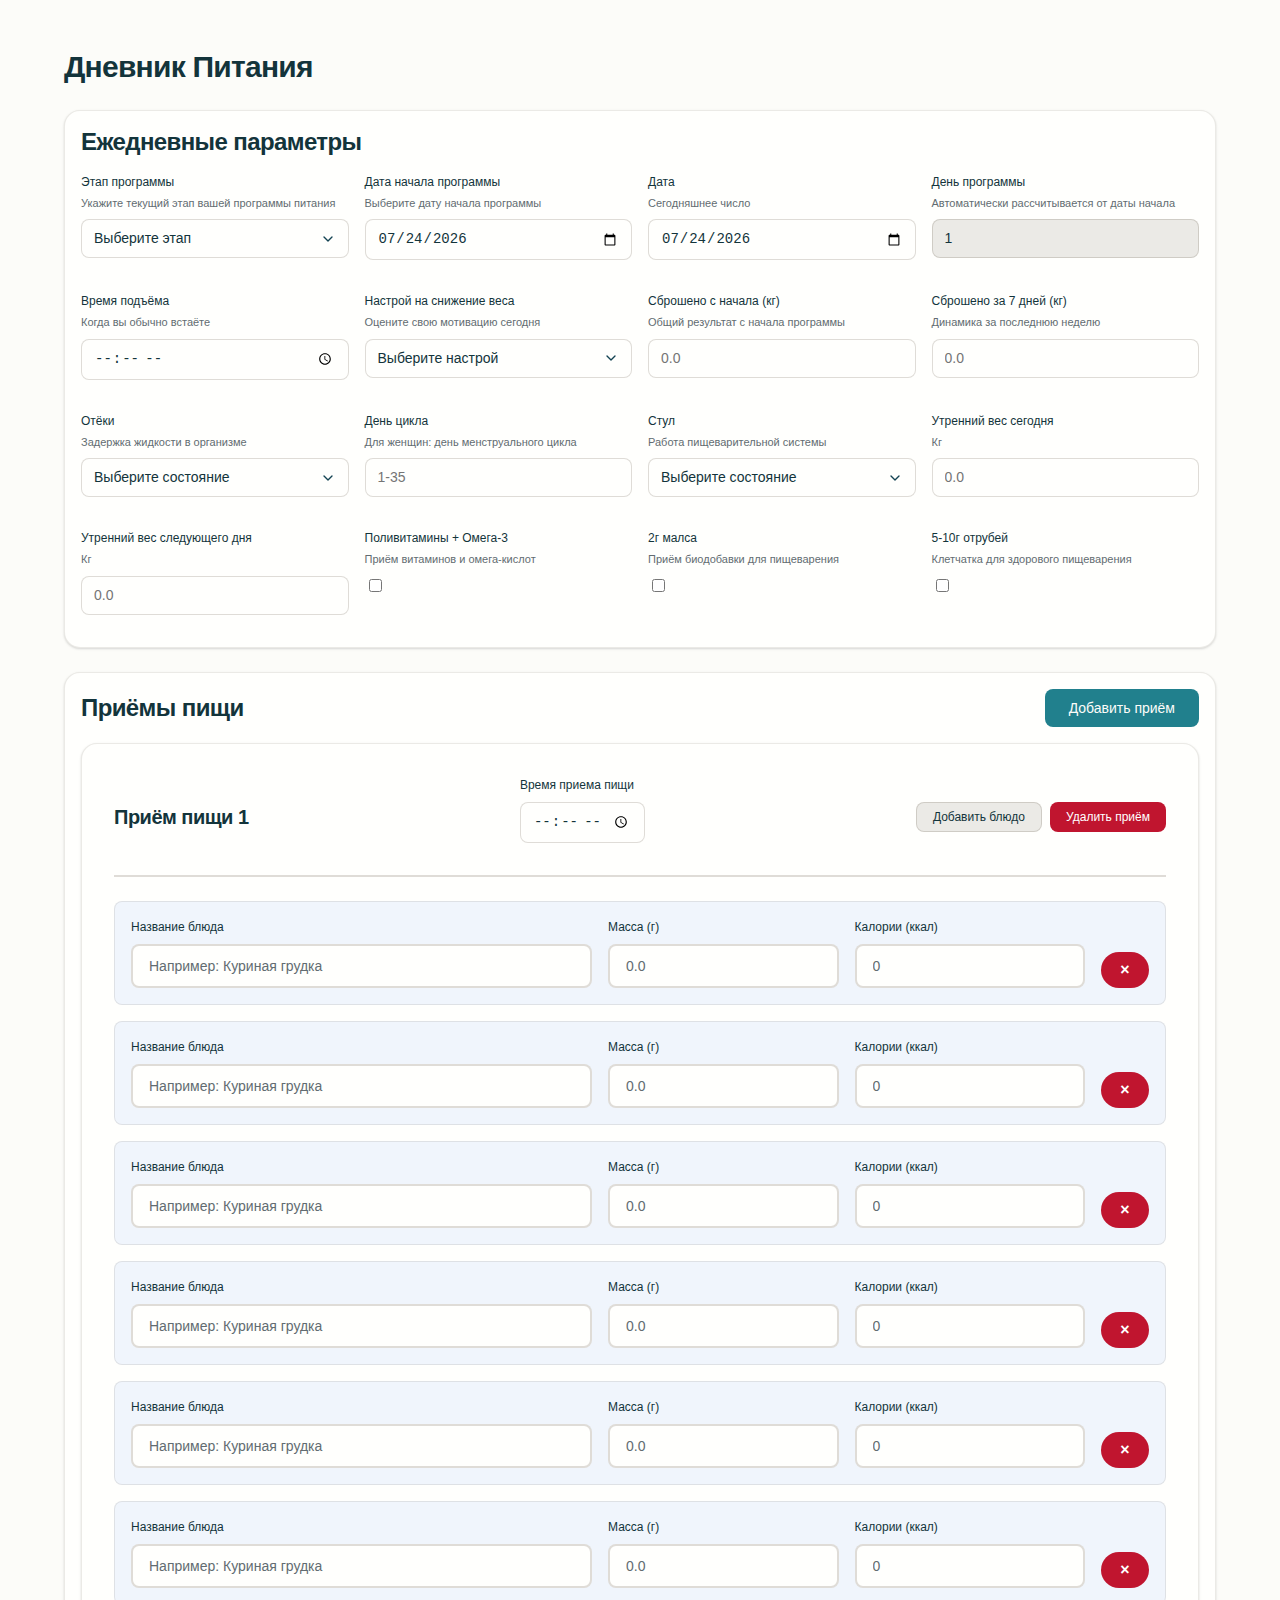
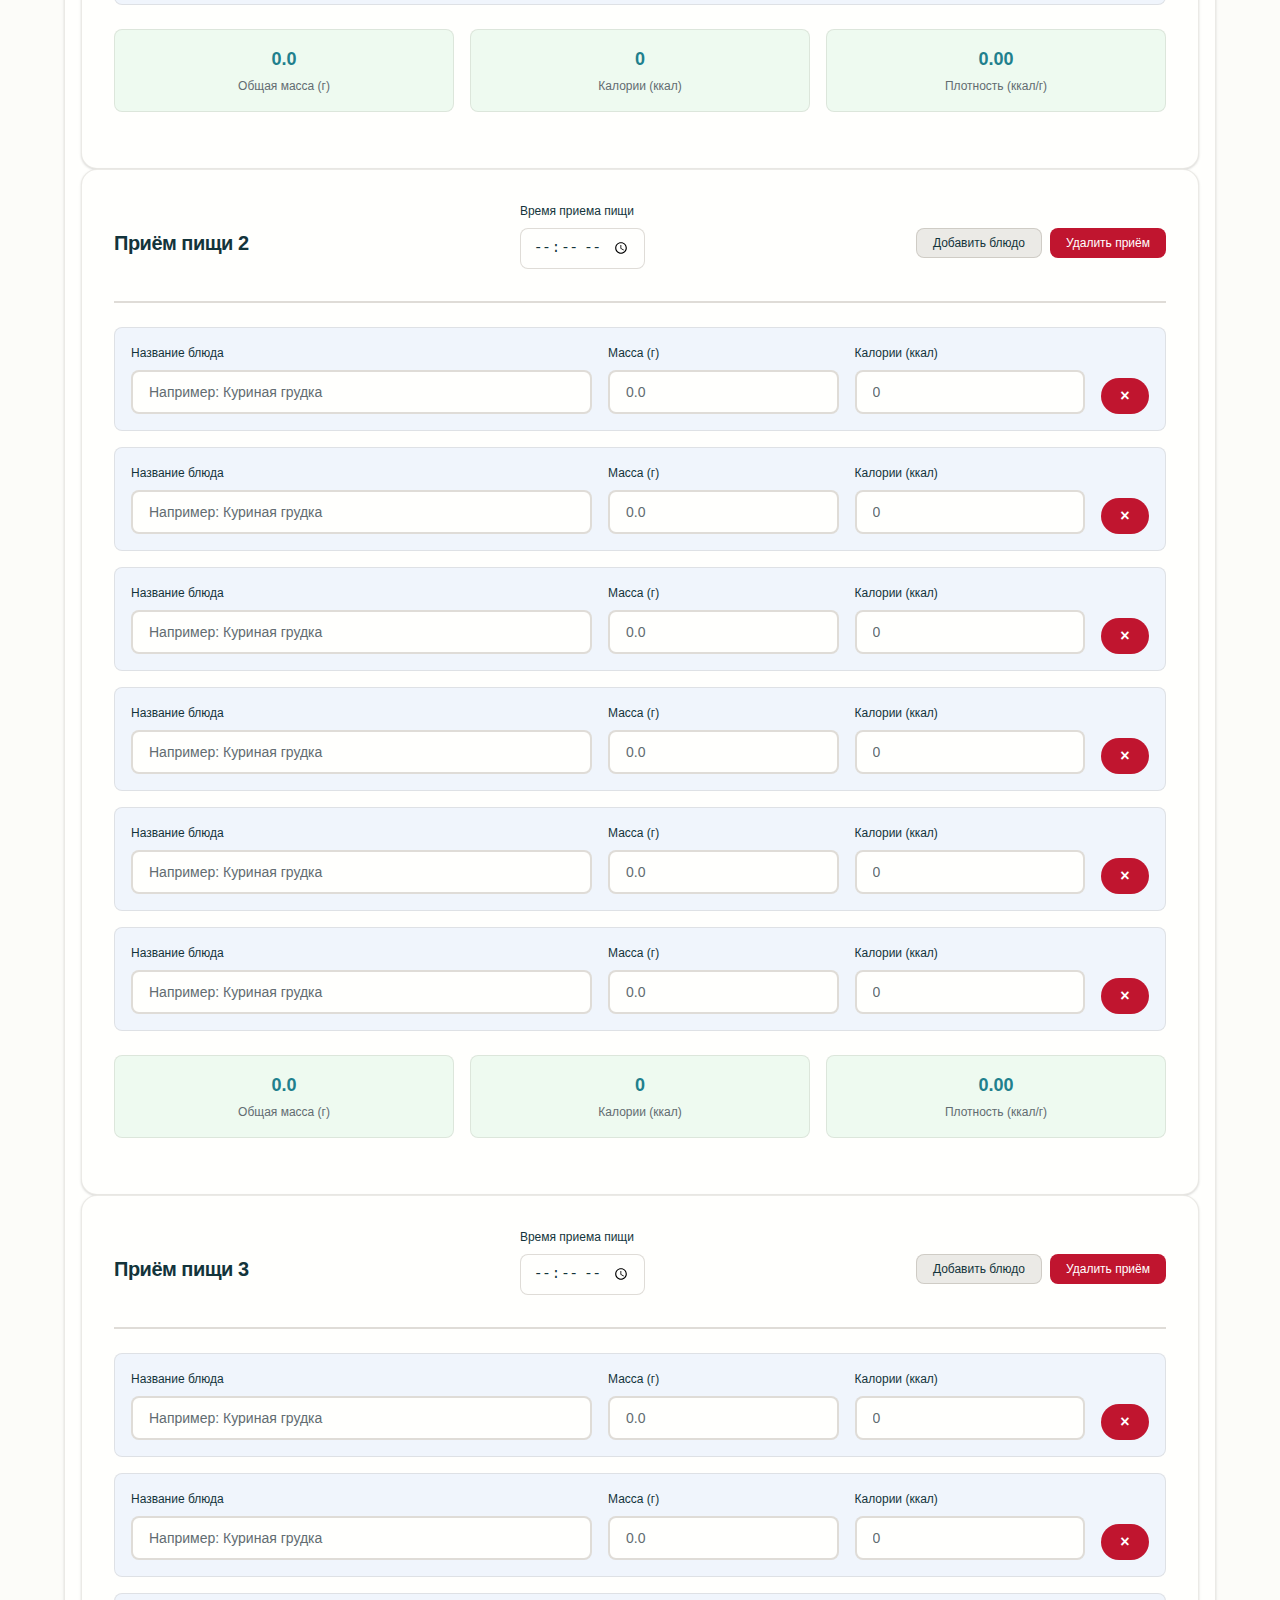
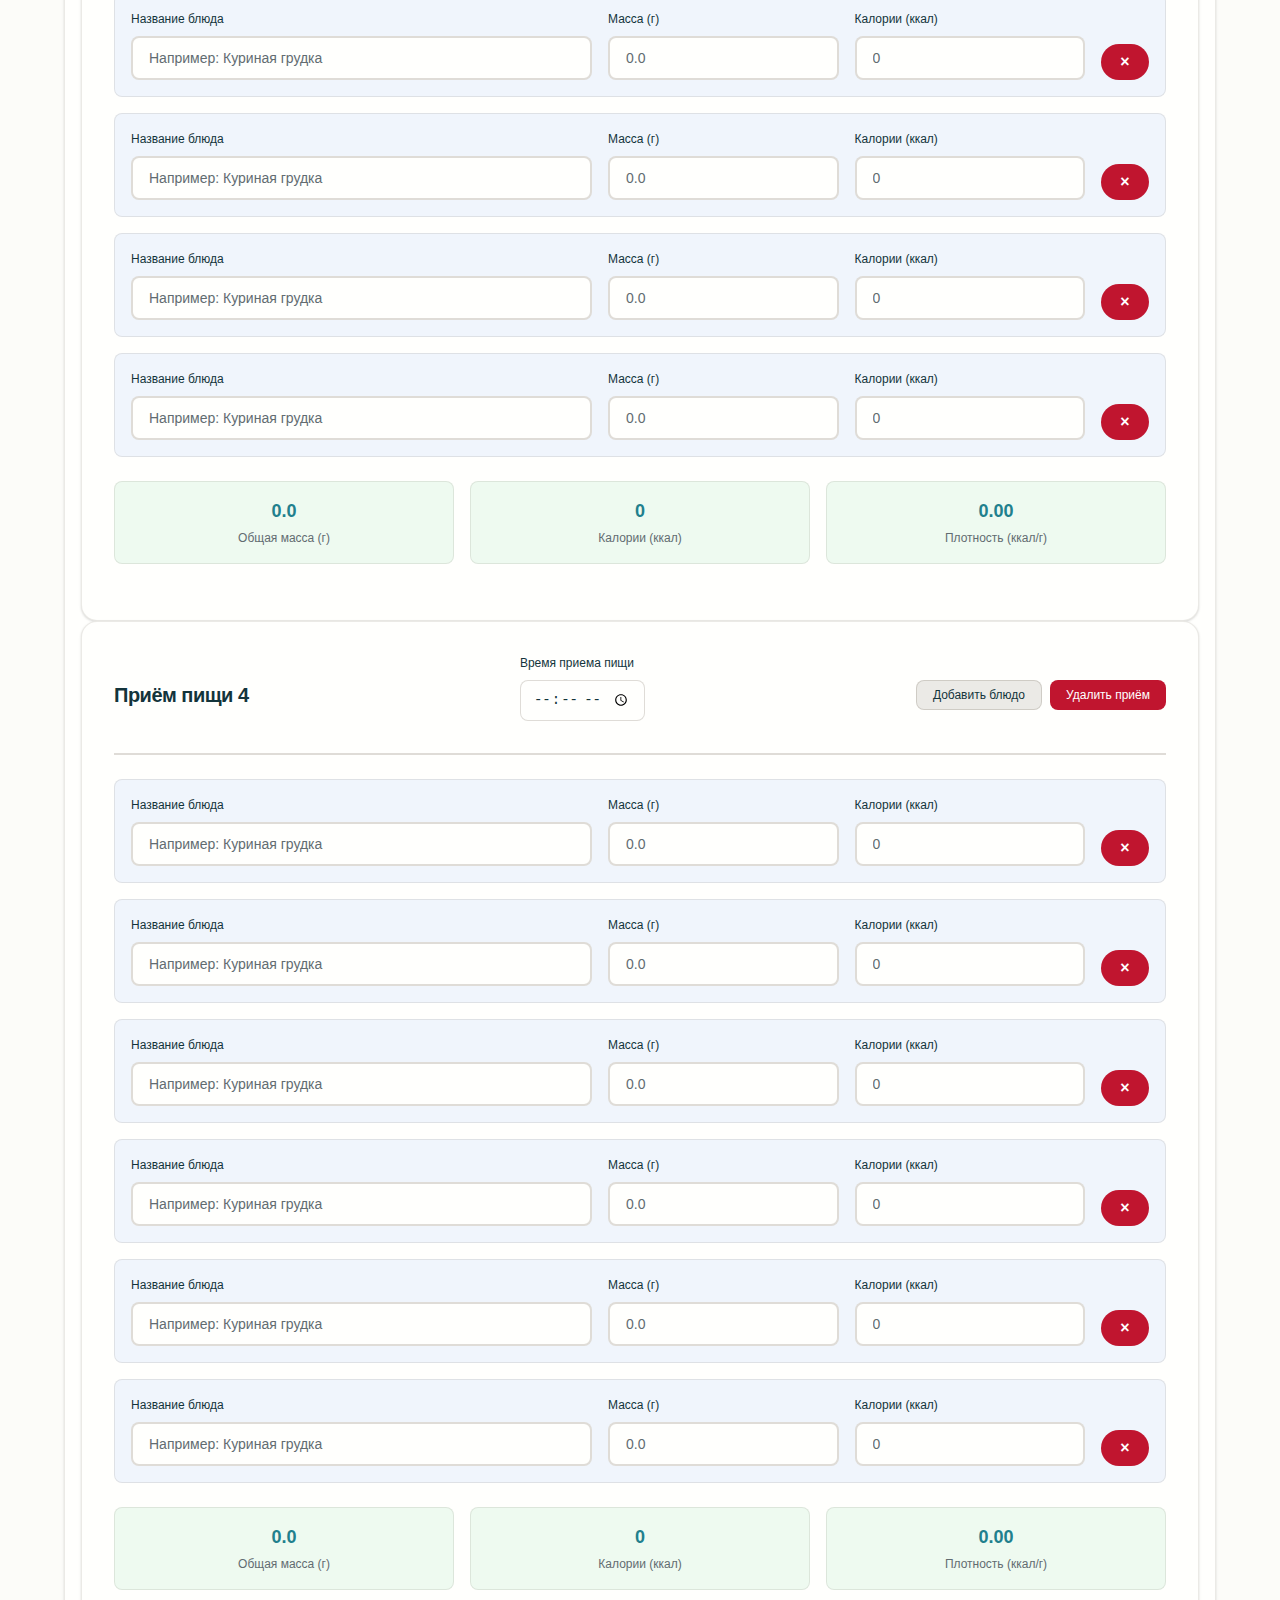
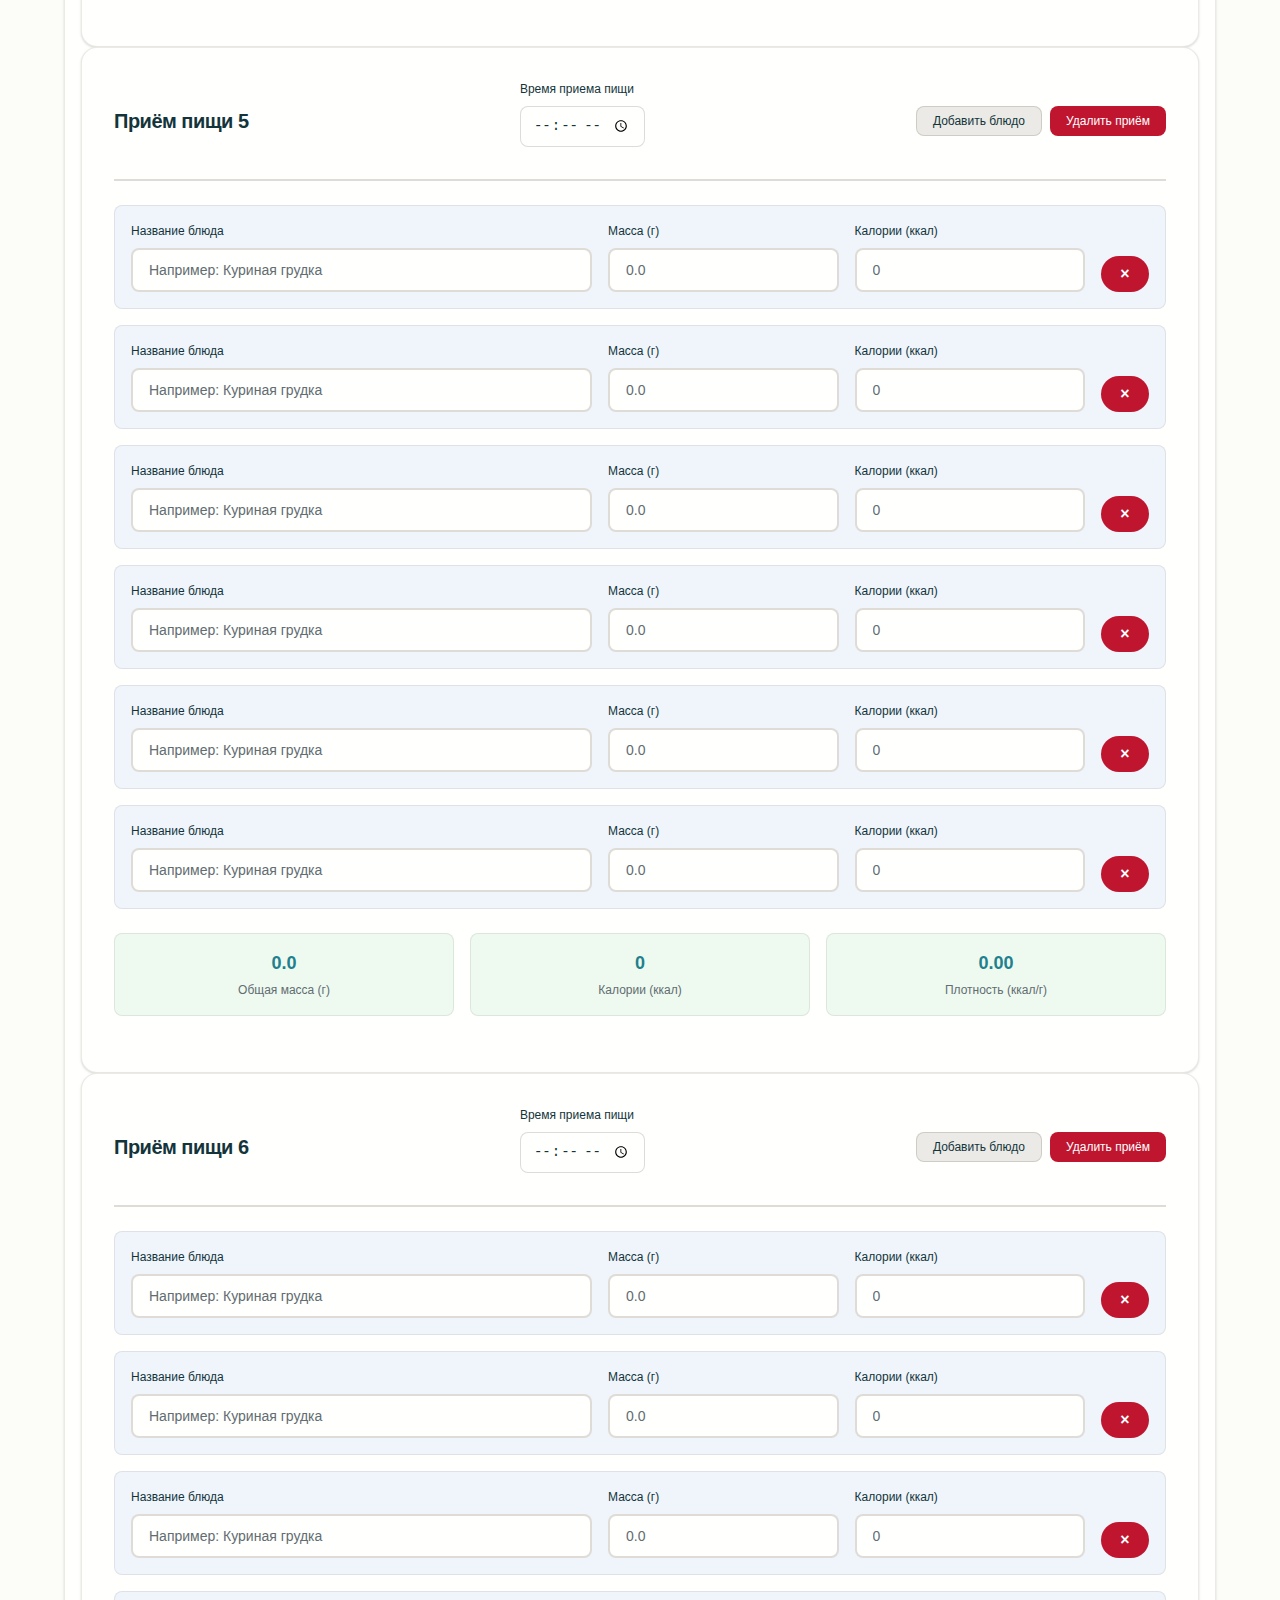
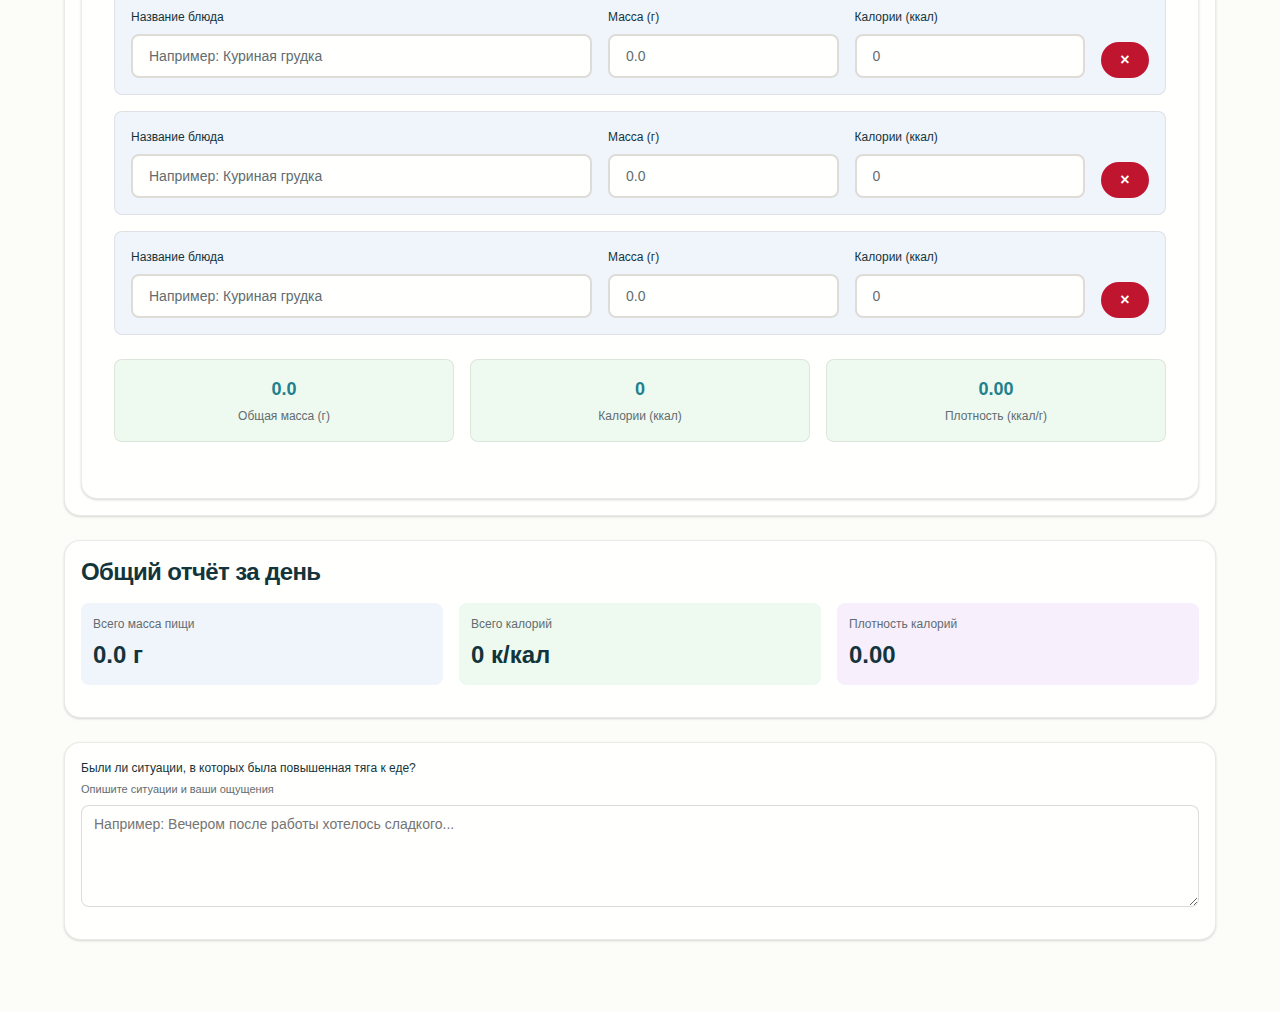
<file: frontend/index.html>
<!DOCTYPE html>
<html lang="ru">
<head>
    <meta charset="UTF-8">
    <meta name="viewport" content="width=device-width, initial-scale=1.0">
    <title>Дневник Питания</title>
    <link rel="stylesheet" href="style.css">
</head>
<body>
    <div class="container" style="max-width: 1200px; padding: 24px;">
        <h1 style="margin-bottom: 24px;">Дневник Питания</h1>

        <!-- Ежедневные параметры -->
        <div class="card" style="margin-bottom: 24px;">
            <div class="card__body">
                <h2 style="margin-bottom: 16px;">Ежедневные параметры</h2>

                <div style="display: grid; grid-template-columns: repeat(auto-fit, minmax(250px, 1fr)); gap: 16px;">

                    <!-- Этап программы -->
                    <div class="form-group">
                        <label class="form-label" for="etapProgrammy">
                            Этап программы
                            <span style="display: block; font-size: 11px; font-weight: 400; color: var(--color-text-secondary); margin-top: 4px;">
                                Укажите текущий этап вашей программы питания
                            </span>
                        </label>
                        <select id="etapProgrammy" class="form-control">
                            <option value="">Выберите этап</option>
                            <option value="Обучение">Обучение</option>
                            <option value="Снижение веса">Снижение веса</option>
                            <option value="Фиксация">Фиксация</option>
                            <option value="Сохранение">Сохранение</option>
                        </select>
                    </div>

                    <!-- Дата начала программы -->
                    <div class="form-group">
                        <label class="form-label" for="dataNachala">
                            Дата начала программы
                            <span style="display: block; font-size: 11px; font-weight: 400; color: var(--color-text-secondary); margin-top: 4px;">
                                Выберите дату начала программы
                            </span>
                        </label>
                        <input type="date" id="dataNachala" class="form-control">
                    </div>

                    <!-- Дата -->
                    <div class="form-group">
                        <label class="form-label" for="data">
                            Дата
                             <span style="display: block; font-size: 11px; font-weight: 400; color: var(--color-text-secondary); margin-top: 4px;">
                                Сегодняшнее число
                            </span>
                        </label>
                        <input type="date" id="data" class="form-control">
                    </div>

                    <!-- День программы -->
                    <div class="form-group">
                        <label class="form-label" for="denProgrammy">
                            День программы
                            <span style="display: block; font-size: 11px; font-weight: 400; color: var(--color-text-secondary); margin-top: 4px;">
                                Автоматически рассчитывается от даты начала
                            </span>
                        </label>
                        <input type="number" id="denProgrammy" class="form-control" readonly style="background-color: var(--color-secondary);">
                    </div>

                    <!-- Время подъёма -->
                    <div class="form-group">
                        <label class="form-label" for="vremyaPodyoma">
                            Время подъёма
                            <span style="display: block; font-size: 11px; font-weight: 400; color: var(--color-text-secondary); margin-top: 4px;">
                                Когда вы обычно встаёте
                            </span>
                        </label>
                        <input type="time" id="vremyaPodyoma" class="form-control">
                    </div>

                    <!-- Настрой на снижение веса -->
                    <div class="form-group">
                        <label class="form-label" for="nastroyNaSnizhenieVesa">
                            Настрой на снижение веса
                            <span style="display: block; font-size: 11px; font-weight: 400; color: var(--color-text-secondary); margin-top: 4px;">
                                Оцените свою мотивацию сегодня
                            </span>
                        </label>
                        <select id="nastroyNaSnizhenieVesa" class="form-control">
                            <option value="">Выберите настрой</option>
                            <option value="Супер">Супер</option>
                            <option value="Еще терплю">Еще терплю</option>
                            <option value="Больше нет сил">Больше нет сил</option>
                        </select>
                    </div>

                    <!-- Сброшено с начала -->
                    <div class="form-group">
                        <label class="form-label" for="sbroshenoSNachala">
                            Сброшено с начала (кг)
                            <span style="display: block; font-size: 11px; font-weight: 400; color: var(--color-text-secondary); margin-top: 4px;">
                                Общий результат с начала программы
                            </span>
                        </label>
                        <input type="number" id="sbroshenoSNachala" class="form-control" step="0.1" placeholder="0.0">
                    </div>

                    <!-- Сброшено за 7 дней -->
                    <div class="form-group">
                        <label class="form-label" for="sbroshenoZa7Dney">
                            Сброшено за 7 дней (кг)
                            <span style="display: block; font-size: 11px; font-weight: 400; color: var(--color-text-secondary); margin-top: 4px;">
                                Динамика за последнюю неделю
                            </span>
                        </label>
                        <input type="number" id="sbroshenoZa7Dney" class="form-control" step="0.1" placeholder="0.0">
                    </div>

                    <!-- Отёки -->
                    <div class="form-group">
                        <label class="form-label" for="otyoki">
                            Отёки
                            <span style="display: block; font-size: 11px; font-weight: 400; color: var(--color-text-secondary); margin-top: 4px;">
                                Задержка жидкости в организме
                            </span>
                        </label>
                        <select id="otyoki" class="form-control">
                            <option value="">Выберите состояние</option>
                            <option value="Нет отёков">Нет отёков</option>
                            <option value="Слабые">Слабые</option>
                            <option value="Умеренные">Умеренные</option>
                            <option value="Сильные">Сильные</option>
                        </select>
                    </div>

                    <!-- День цикла -->
                    <div class="form-group">
                        <label class="form-label" for="denTsikla">
                            День цикла
                            <span style="display: block; font-size: 11px; font-weight: 400; color: var(--color-text-secondary); margin-top: 4px;">
                                Для женщин: день менструального цикла
                            </span>
                        </label>
                        <input type="number" id="denTsikla" class="form-control" min="1" max="35" placeholder="1-35">
                    </div>

                    <!-- Стул -->
                    <div class="form-group">
                        <label class="form-label" for="stul">
                            Стул
                            <span style="display: block; font-size: 11px; font-weight: 400; color: var(--color-text-secondary); margin-top: 4px;">
                                Работа пищеварительной системы
                            </span>
                        </label>
                        <select id="stul" class="form-control">
                            <option value="">Выберите состояние</option>
                            <option value="Норма">Норма</option>
                            <option value="Запор">Запор</option>
                            <option value="Понос">Понос</option>
                            <option value="Нерегулярный">Нерегулярный</option>
                        </select>
                    </div>
                    
                     <!-- Утренний вес сегодня -->
                    <div class="form-group">
                        <label class="form-label" for="utrennivessegodnya">
                            Утренний вес сегодня
                            <span style="display: block; font-size: 11px; font-weight: 400; color: var(--color-text-secondary); margin-top: 4px;">
                                Кг
                            </span>
                        </label>
                        <input type="number" id="utrennivessegodnya" class="form-control" step="0.1" placeholder="0.0">
                    </div>

                    <!-- Утренний вес следующего дня -->
                    <div class="form-group">
                        <label class="form-label" for="utrennivesSledDay">
                            Утренний вес следующего дня
                            <span style="display: block; font-size: 11px; font-weight: 400; color: var(--color-text-secondary); margin-top: 4px;">
                                Кг
                            </span>
                        </label>
                        <input type="number" id="utrennivesSledDay" class="form-control" step="0.1" placeholder="0.0">
                    </div>

                    <!-- Поливитамины + Омега-3 -->
                    <div class="form-group">
                    <!--<label class="form-label" style="display: flex; align-items: center; gap: 8px; cursor: pointer;">
                            <input type="checkbox" id="polivitaminy" style="width: auto; cursor: pointer;">-->
                        <label class="form-label" style="display: flex; flex-direction: column; align-items: flex-start; gap: 8px; cursor: pointer;">
                            <span>
                                Поливитамины + Омега-3
                                <span style="display: block; font-size: 11px; font-weight: 400; color: var(--color-text-secondary); margin-top: 4px;">
                                    Приём витаминов и омега-кислот
                                </span>
                            </span>
                               <input type="checkbox" id="polivitaminy" style="width: auto; cursor: pointer;">
                        </label>
                    </div>

                    <!-- 2г малса -->
                    <div class="form-group">
                        <label class="form-label" style="display: flex; flex-direction: column; align-items: flex-start; gap: 8px; cursor: pointer;">
                            <span>
                                2г малса
                                <span style="display: block; font-size: 11px; font-weight: 400; color: var(--color-text-secondary); margin-top: 4px;">
                                    Приём биодобавки для пищеварения
                                </span>
                            </span>
                                <input type="checkbox" id="malsa" style="width: auto; cursor: pointer;">
                        </label>
                    </div>

                    <!-- 5-10г отрубей -->
                    <div class="form-group">
                        <label class="form-label" style="display: flex; flex-direction: column; align-items: flex-start; gap: 8px; cursor: pointer;">
                            <span>
                                5-10г отрубей
                                <span style="display: block; font-size: 11px; font-weight: 400; color: var(--color-text-secondary); margin-top: 4px;">
                                    Клетчатка для здорового пищеварения
                                </span>
                            </span>
                                <input type="checkbox" id="otruby" style="width: auto; cursor: pointer;">
                        </label>
                    </div>

                </div>
            </div>
        </div>

        <!-- Приёмы пищи -->
        <div class="card" style="margin-bottom: 24px;">
            <div class="card__body">
                <div style="display: flex; justify-content: space-between; align-items: center; margin-bottom: 16px;">
                    <h2>Приёмы пищи</h2>
                    <button class="btn btn--primary" onclick="addMeal()">Добавить приём</button>
                </div>

                <div id="mealsContainer"></div>
            </div>
        </div>

        <!-- Общий отчёт за день -->
        <div class="card" style="margin-bottom: 24px;">
            <div class="card__body">
                <h2 style="margin-bottom: 16px;">Общий отчёт за день</h2>

                <div style="display: grid; grid-template-columns: repeat(auto-fit, minmax(200px, 1fr)); gap: 16px; margin-bottom: 16px;">
                    <div style="padding: 12px; background-color: var(--color-bg-1); border-radius: var(--radius-base);">
                        <div style="font-size: 12px; color: var(--color-text-secondary); margin-bottom: 4px;">Всего масса пищи</div>
                        <div style="font-size: 24px; font-weight: 600;"><span id="totalMass">0.0</span> г</div>
                    </div>
                    <div style="padding: 12px; background-color: var(--color-bg-3); border-radius: var(--radius-base);">
                        <div style="font-size: 12px; color: var(--color-text-secondary); margin-bottom: 4px;">Всего калорий</div>
                        <div style="font-size: 24px; font-weight: 600;"><span id="totalCalories">0</span> к/кал</div>
                    </div>
                    <div style="padding: 12px; background-color: var(--color-bg-5); border-radius: var(--radius-base);">
                        <div style="font-size: 12px; color: var(--color-text-secondary); margin-bottom: 4px;">Плотность калорий</div>
                        <div style="font-size: 24px; font-weight: 600;"><span id="totalDensity">0.00</span></div>
                    </div>
                </div>
            </div>
        </div>

        <!-- Свободное поле о тяге к еде -->
        <div class="card" style="margin-bottom: 24px;">
            <div class="card__body">
                <div class="form-group">
                    <label class="form-label" for="tyagaKEde">
                        Были ли ситуации, в которых была повышенная тяга к еде?
                        <span style="display: block; font-size: 11px; font-weight: 400; color: var(--color-text-secondary); margin-top: 4px;">
                            Опишите ситуации и ваши ощущения
                        </span>
                    </label>
                    <textarea id="tyagaKEde" class="form-control" rows="4" placeholder="Например: Вечером после работы хотелось сладкого..."></textarea>
                </div>
            </div>
        </div>

    </div>

    <!-- ШАБЛОН ПРИЁМА ПИЩИ -->
    <template id="mealTemplate">
        <div class="meal">
            <div class="meal-header">
                <h3 class="meal-title">Приём пищи</h3>
                   <div class="form-group">
                        <label class="form-label" for="vremyaPriemaPishi"; align-items: flex-start;>
                            Время приема пищи
                            <!-- <span style="display: block; font-size: 11px; font-weight: 400; color: var(--color-text-secondary); margin-top: 8px;">
                            </span>-->
                        </label>
                        <input type="time" id="vremyaPriemaPishi" class="form-control">
                    </div>
                <div class="meal-controls">
                    <button class="btn btn--secondary btn--sm add-dish-btn">
                        Добавить блюдо
                    </button>
                    <button class="btn btn--danger btn--sm remove-meal-btn">
                        Удалить приём
                    </button>
                </div>
            </div>

            <div class="dishes-container">
                <!-- Блюда будут добавлены сюда -->
            </div>

            <div class="meal-stats">
                <div class="stat-card">
                    <div class="stat-value meal-mass-value">0.0</div>
                    <div class="stat-label">Общая масса (г)</div>
                </div>
                <div class="stat-card">
                    <div class="stat-value meal-calories-value">0</div>
                    <div class="stat-label">Калории (ккал)</div>
                </div>
                <div class="stat-card">
                    <div class="stat-value meal-density-value">0.00</div>
                    <div class="stat-label">Плотность (ккал/г)</div>
                </div>
            </div>
        </div>
    </template>

    <!-- ШАБЛОН БЛЮДА -->
    <template id="dishTemplate">
        <div class="dish">
            <div class="dish-field">
                <label class="label">Название блюда</label>
                <input type="text" class="input dish-name-input" placeholder="Например: Куриная грудка">
            </div>

            <div class="dish-field">
                <label class="label">Масса (г)</label>
                <input type="number" class="input dish-mass-input" step="0.1" min="0" placeholder="0.0">
            </div>

            <div class="dish-field">
                <label class="label">Калории (ккал)</label>
                <input type="number" class="input dish-calories-input" step="1" min="0" placeholder="0">
            </div>

            <div class="dish-field">
                <button class="btn btn--danger dish-remove remove-dish-btn" title="Удалить блюдо">
                    ×
                </button>
            </div>
        </div>
    </template>

    <script src="app.js"></script>
</body>
</html>
</file>
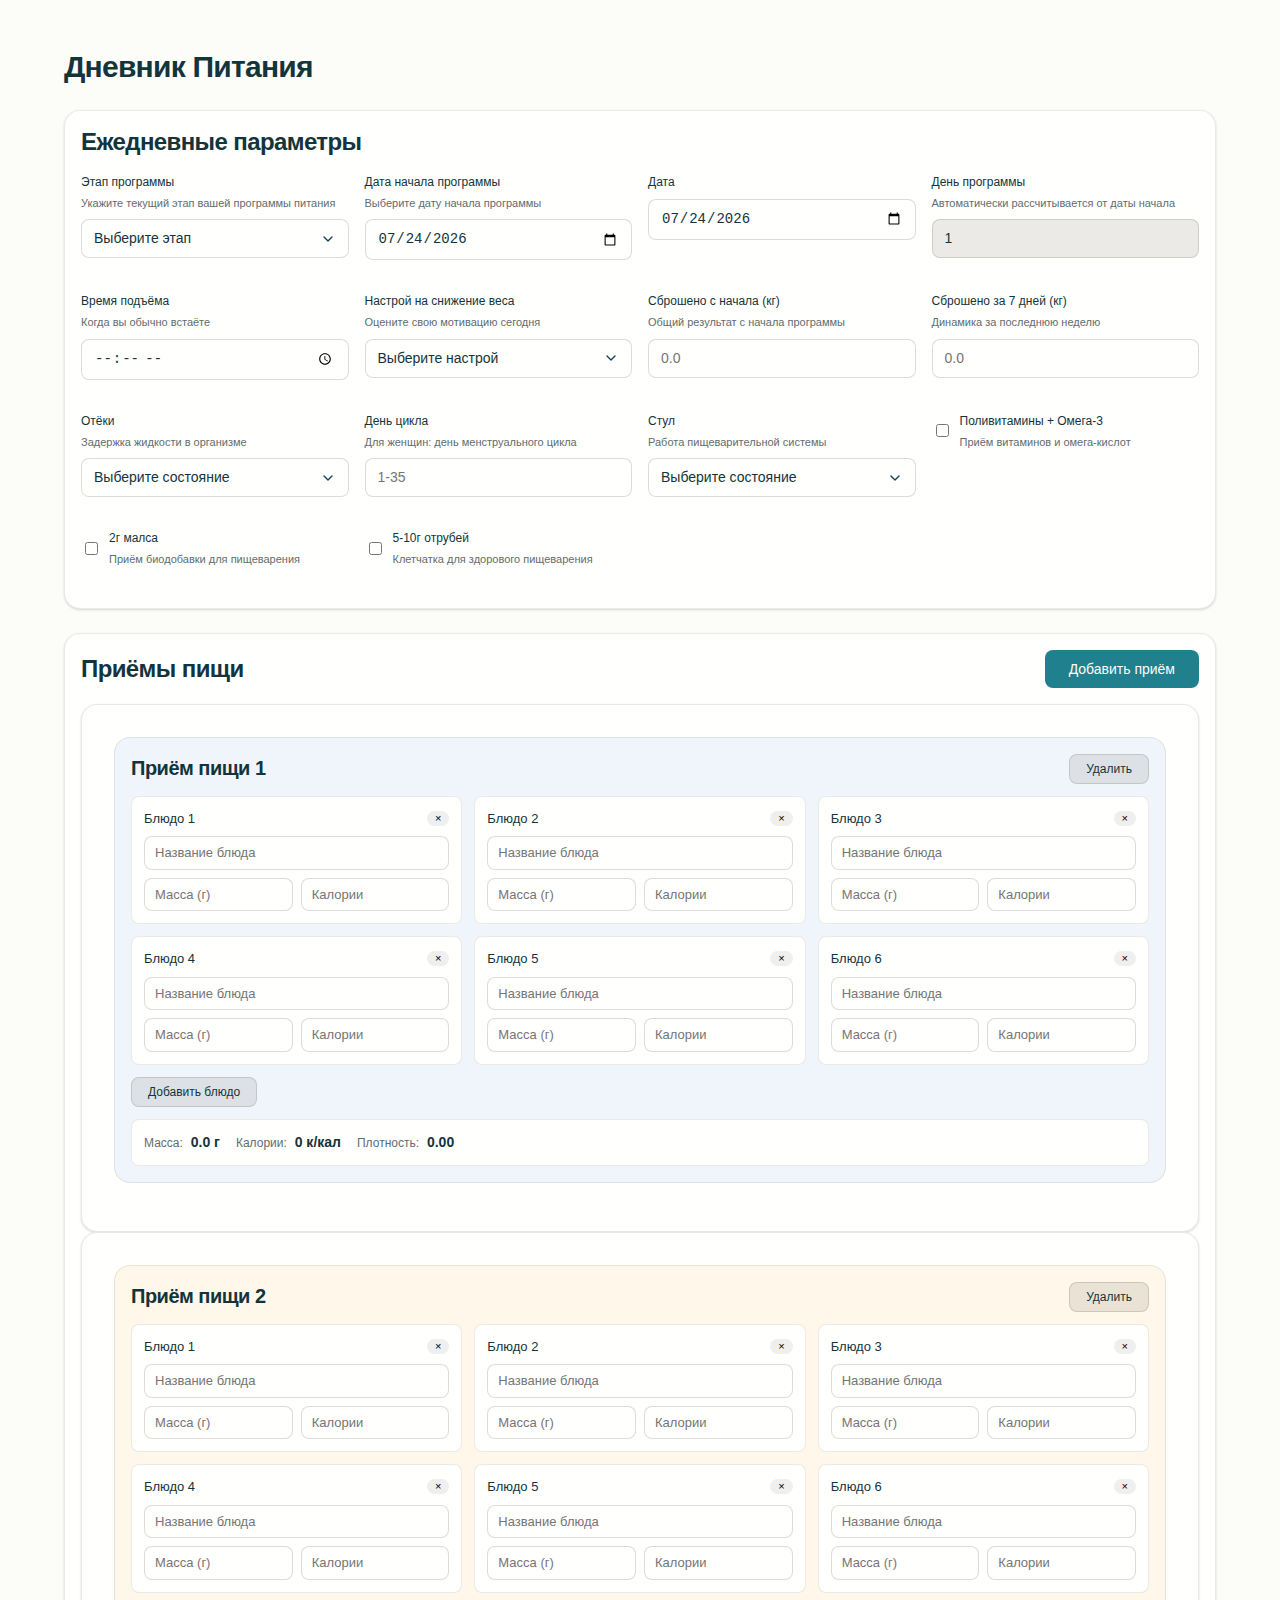
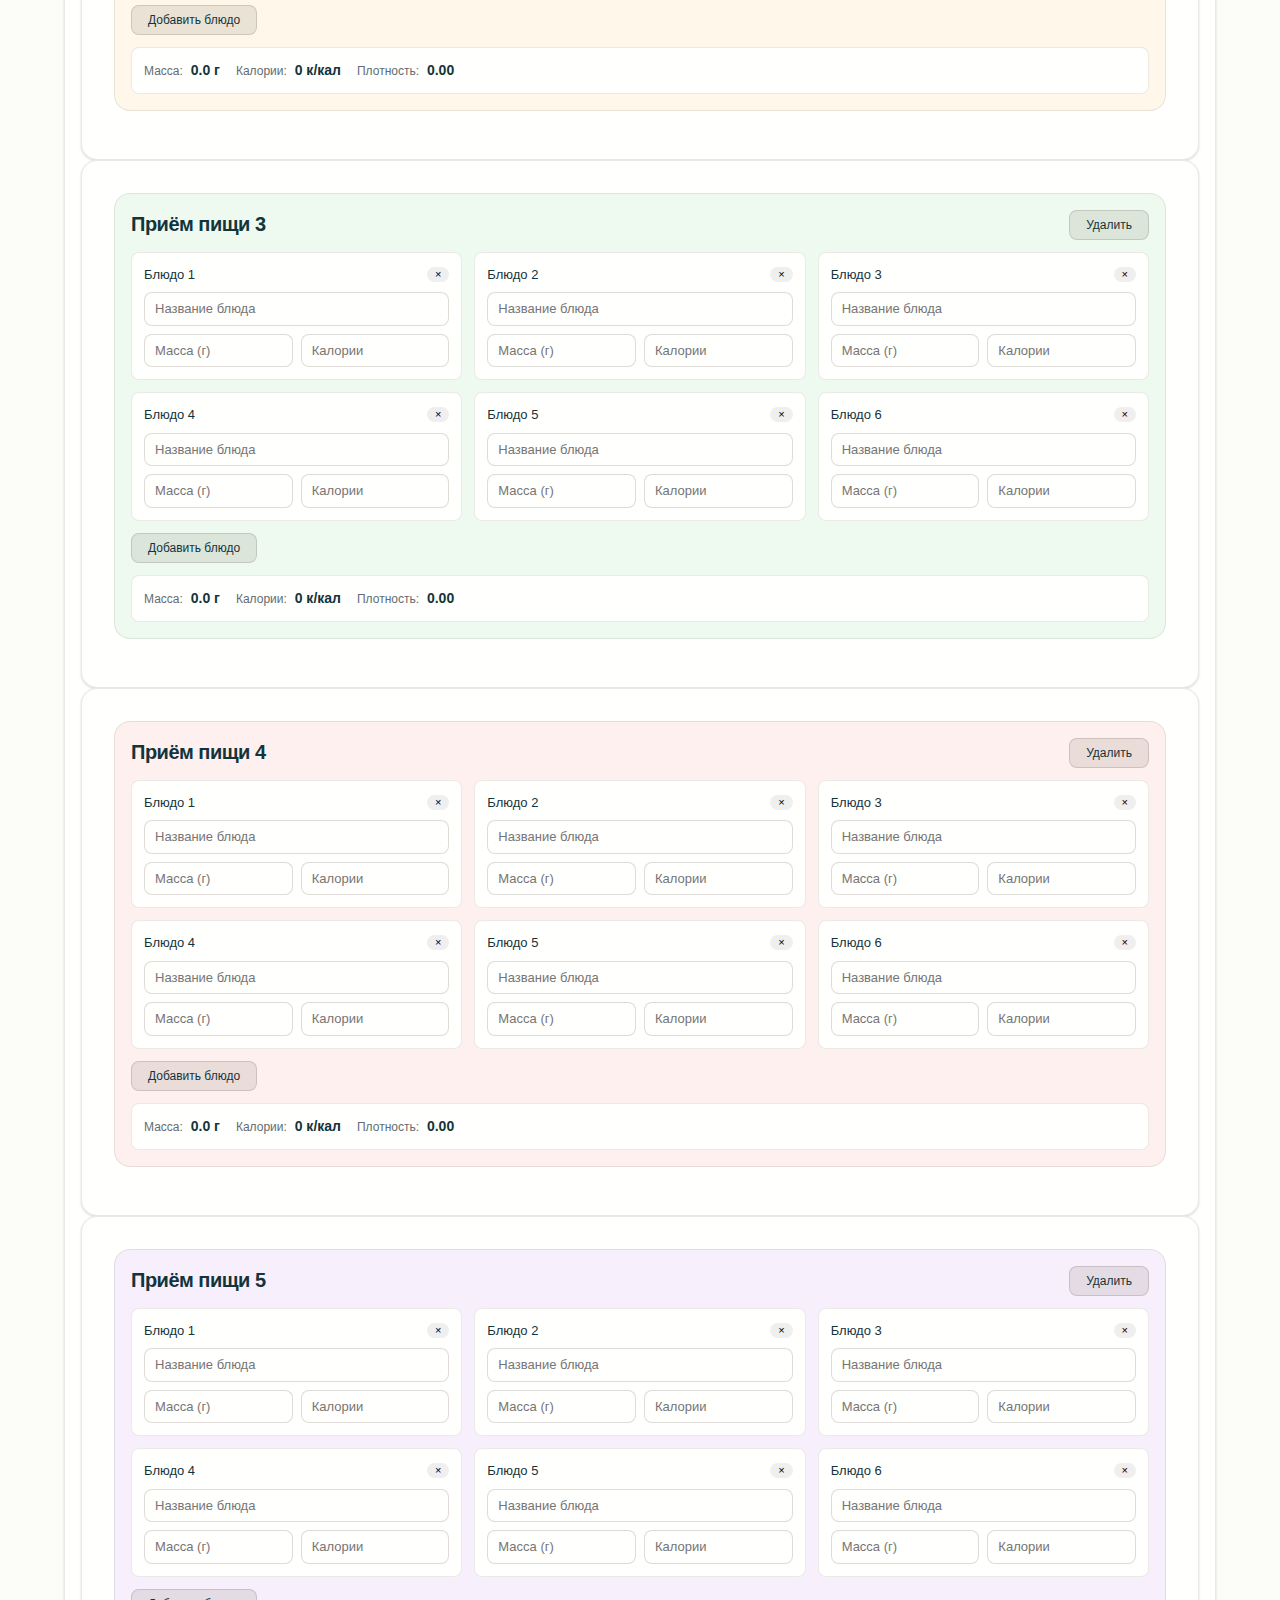
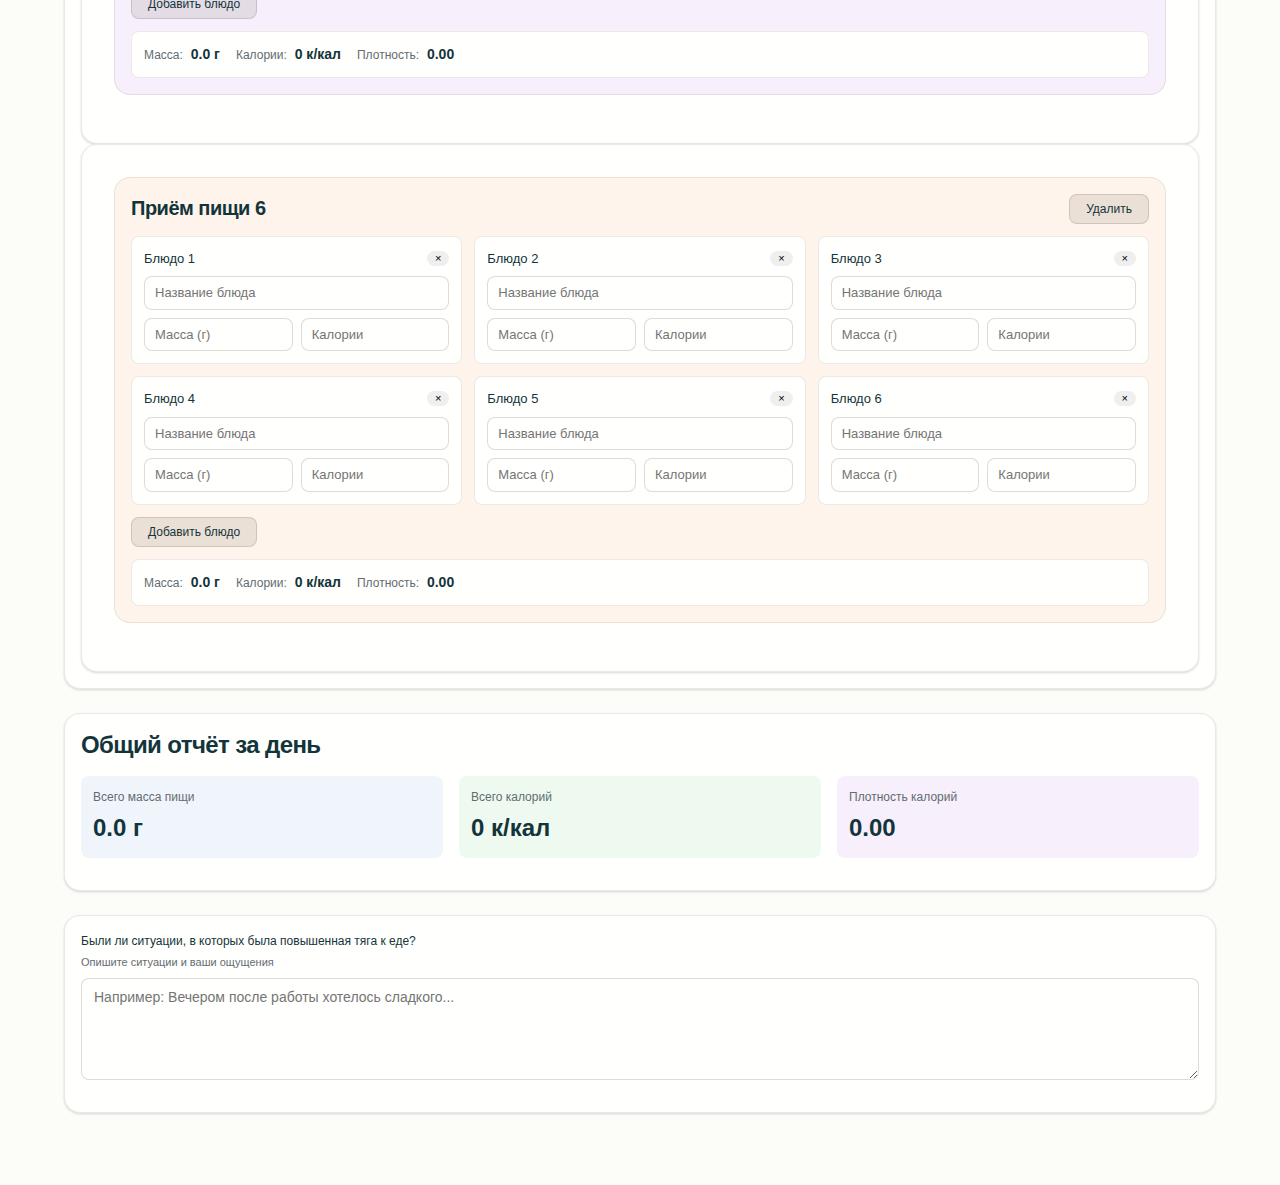
<file: index_new.html>
<!DOCTYPE html>
<html lang="ru">
<head>
    <meta charset="UTF-8">
    <meta name="viewport" content="width=device-width, initial-scale=1.0">
    <title>Дневник Питания</title>
    <link rel="stylesheet" href="style.css">
</head>
<body>
    <div class="container" style="max-width: 1200px; padding: 24px;">
        <h1 style="margin-bottom: 24px;">Дневник Питания</h1>

        <div class="card" style="margin-bottom: 24px;">
            <div class="card__body">
                <h2 style="margin-bottom: 16px;">Ежедневные параметры</h2>

                <div style="display: grid; grid-template-columns: repeat(auto-fit, minmax(250px, 1fr)); gap: 16px;">

                    <!-- Этап программы (теперь выпадающий список) -->
                    <div class="form-group">
                        <label class="form-label" for="etapProgrammy">
                            Этап программы
                            <span style="display: block; font-size: 11px; font-weight: 400; color: var(--color-text-secondary); margin-top: 4px;">
                                Укажите текущий этап вашей программы питания
                            </span>
                        </label>
                        <select id="etapProgrammy" class="form-control">
                            <option value="">Выберите этап</option>
                            <option value="Обучение">Обучение</option>
                            <option value="Снижение веса">Снижение веса</option>
                            <option value="Фиксация">Фиксация</option>
                            <option value="Сохранение">Сохранение</option>
                        </select>
                    </div>

                    <!-- Дата начала программы (новое поле) -->
                    <div class="form-group">
                        <label class="form-label" for="dataNachala">
                            Дата начала программы
                            <span style="display: block; font-size: 11px; font-weight: 400; color: var(--color-text-secondary); margin-top: 4px;">
                                Выберите дату начала программы
                            </span>
                        </label>
                        <input type="date" id="dataNachala" class="form-control">
                    </div>

                    <!-- Дата -->
                    <div class="form-group">
                        <label class="form-label" for="data">
                            Дата
                        </label>
                        <input type="date" id="data" class="form-control">
                    </div>

                    <!-- День программы (автоматически считается) -->
                    <div class="form-group">
                        <label class="form-label" for="denProgrammy">
                            День программы
                            <span style="display: block; font-size: 11px; font-weight: 400; color: var(--color-text-secondary); margin-top: 4px;">
                                Автоматически рассчитывается от даты начала
                            </span>
                        </label>
                        <input type="number" id="denProgrammy" class="form-control" readonly style="background-color: var(--color-secondary);">
                    </div>

                    <!-- Время подъёма -->
                    <div class="form-group">
                        <label class="form-label" for="vremyaPodyoma">
                            Время подъёма
                            <span style="display: block; font-size: 11px; font-weight: 400; color: var(--color-text-secondary); margin-top: 4px;">
                                Когда вы обычно встаёте
                            </span>
                        </label>
                        <input type="time" id="vremyaPodyoma" class="form-control">
                    </div>

                    <!-- Настрой на снижение веса (теперь выпадающий список) -->
                    <div class="form-group">
                        <label class="form-label" for="nastroyNaSnizhenieVesa">
                            Настрой на снижение веса
                            <span style="display: block; font-size: 11px; font-weight: 400; color: var(--color-text-secondary); margin-top: 4px;">
                                Оцените свою мотивацию сегодня
                            </span>
                        </label>
                        <select id="nastroyNaSnizhenieVesa" class="form-control">
                            <option value="">Выберите настрой</option>
                            <option value="Супер">Супер</option>
                            <option value="Еще терплю">Еще терплю</option>
                            <option value="Больше нет сил">Больше нет сил</option>
                        </select>
                    </div>

                    <!-- Сброшено с начала -->
                    <div class="form-group">
                        <label class="form-label" for="sbroshenoSNachala">
                            Сброшено с начала (кг)
                            <span style="display: block; font-size: 11px; font-weight: 400; color: var(--color-text-secondary); margin-top: 4px;">
                                Общий результат с начала программы
                            </span>
                        </label>
                        <input type="number" id="sbroshenoSNachala" class="form-control" step="0.1" placeholder="0.0">
                    </div>

                    <!-- Сброшено за 7 дней -->
                    <div class="form-group">
                        <label class="form-label" for="sbroshenoZa7Dney">
                            Сброшено за 7 дней (кг)
                            <span style="display: block; font-size: 11px; font-weight: 400; color: var(--color-text-secondary); margin-top: 4px;">
                                Динамика за последнюю неделю
                            </span>
                        </label>
                        <input type="number" id="sbroshenoZa7Dney" class="form-control" step="0.1" placeholder="0.0">
                    </div>

                    <!-- Отёки -->
                    <div class="form-group">
                        <label class="form-label" for="otyoki">
                            Отёки
                            <span style="display: block; font-size: 11px; font-weight: 400; color: var(--color-text-secondary); margin-top: 4px;">
                                Задержка жидкости в организме
                            </span>
                        </label>
                        <select id="otyoki" class="form-control">
                            <option value="">Выберите состояние</option>
                            <option value="Нет отёков">Нет отёков</option>
                            <option value="Слабые">Слабые</option>
                            <option value="Умеренные">Умеренные</option>
                            <option value="Сильные">Сильные</option>
                        </select>
                    </div>

                    <!-- День цикла -->
                    <div class="form-group">
                        <label class="form-label" for="denTsikla">
                            День цикла
                            <span style="display: block; font-size: 11px; font-weight: 400; color: var(--color-text-secondary); margin-top: 4px;">
                                Для женщин: день менструального цикла
                            </span>
                        </label>
                        <input type="number" id="denTsikla" class="form-control" min="1" max="35" placeholder="1-35">
                    </div>

                    <!-- Стул -->
                    <div class="form-group">
                        <label class="form-label" for="stul">
                            Стул
                            <span style="display: block; font-size: 11px; font-weight: 400; color: var(--color-text-secondary); margin-top: 4px;">
                                Работа пищеварительной системы
                            </span>
                        </label>
                        <select id="stul" class="form-control">
                            <option value="">Выберите состояние</option>
                            <option value="Норма">Норма</option>
                            <option value="Запор">Запор</option>
                            <option value="Понос">Понос</option>
                            <option value="Нерегулярный">Нерегулярный</option>
                        </select>
                    </div>

                    <!-- Поливитамины + Омега-3 -->
                    <div class="form-group">
                        <label class="form-label" style="display: flex; align-items: center; gap: 8px; cursor: pointer;">
                            <input type="checkbox" id="polivitaminy" style="width: auto; cursor: pointer;">
                            <span>
                                Поливитамины + Омега-3
                                <span style="display: block; font-size: 11px; font-weight: 400; color: var(--color-text-secondary); margin-top: 4px;">
                                    Приём витаминов и омега-кислот
                                </span>
                            </span>
                        </label>
                    </div>

                    <!-- 2г малса -->
                    <div class="form-group">
                        <label class="form-label" style="display: flex; align-items: center; gap: 8px; cursor: pointer;">
                            <input type="checkbox" id="malsa" style="width: auto; cursor: pointer;">
                            <span>
                                2г малса
                                <span style="display: block; font-size: 11px; font-weight: 400; color: var(--color-text-secondary); margin-top: 4px;">
                                    Приём биодобавки для пищеварения
                                </span>
                            </span>
                        </label>
                    </div>

                    <!-- 5-10г отрубей -->
                    <div class="form-group">
                        <label class="form-label" style="display: flex; align-items: center; gap: 8px; cursor: pointer;">
                            <input type="checkbox" id="otruby" style="width: auto; cursor: pointer;">
                            <span>
                                5-10г отрубей
                                <span style="display: block; font-size: 11px; font-weight: 400; color: var(--color-text-secondary); margin-top: 4px;">
                                    Клетчатка для здорового пищеварения
                                </span>
                            </span>
                        </label>
                    </div>

                </div>
            </div>
        </div>

        <!-- Приёмы пищи -->
        <div class="card" style="margin-bottom: 24px;">
            <div class="card__body">
                <div style="display: flex; justify-content: space-between; align-items: center; margin-bottom: 16px;">
                    <h2>Приёмы пищи</h2>
                    <button class="btn btn--primary" onclick="addMeal()">Добавить приём</button>
                </div>

                <div id="mealsContainer"></div>
            </div>
        </div>

        <!-- Общий отчёт за день (новый блок) -->
        <div class="card" style="margin-bottom: 24px;">
            <div class="card__body">
                <h2 style="margin-bottom: 16px;">Общий отчёт за день</h2>

                <div style="display: grid; grid-template-columns: repeat(auto-fit, minmax(200px, 1fr)); gap: 16px; margin-bottom: 16px;">
                    <div style="padding: 12px; background-color: var(--color-bg-1); border-radius: var(--radius-base);">
                        <div style="font-size: 12px; color: var(--color-text-secondary); margin-bottom: 4px;">Всего масса пищи</div>
                        <div style="font-size: 24px; font-weight: 600;"><span id="totalMass">0.0</span> г</div>
                    </div>
                    <div style="padding: 12px; background-color: var(--color-bg-3); border-radius: var(--radius-base);">
                        <div style="font-size: 12px; color: var(--color-text-secondary); margin-bottom: 4px;">Всего калорий</div>
                        <div style="font-size: 24px; font-weight: 600;"><span id="totalCalories">0</span> к/кал</div>
                    </div>
                    <div style="padding: 12px; background-color: var(--color-bg-5); border-radius: var(--radius-base);">
                        <div style="font-size: 12px; color: var(--color-text-secondary); margin-bottom: 4px;">Плотность калорий</div>
                        <div style="font-size: 24px; font-weight: 600;"><span id="totalDensity">0.00</span></div>
                    </div>
                </div>
            </div>
        </div>

        <!-- Свободное поле о тяге к еде (новое) -->
        <div class="card" style="margin-bottom: 24px;">
            <div class="card__body">
                <div class="form-group">
                    <label class="form-label" for="tyagaKEde">
                        Были ли ситуации, в которых была повышенная тяга к еде?
                        <span style="display: block; font-size: 11px; font-weight: 400; color: var(--color-text-secondary); margin-top: 4px;">
                            Опишите ситуации и ваши ощущения
                        </span>
                    </label>
                    <textarea id="tyagaKEde" class="form-control" rows="4" placeholder="Например: Вечером после работы хотелось сладкого..."></textarea>
                </div>
            </div>
        </div>

    </div>

    <script src="app.js"></script>
</body>
</html>
</file>
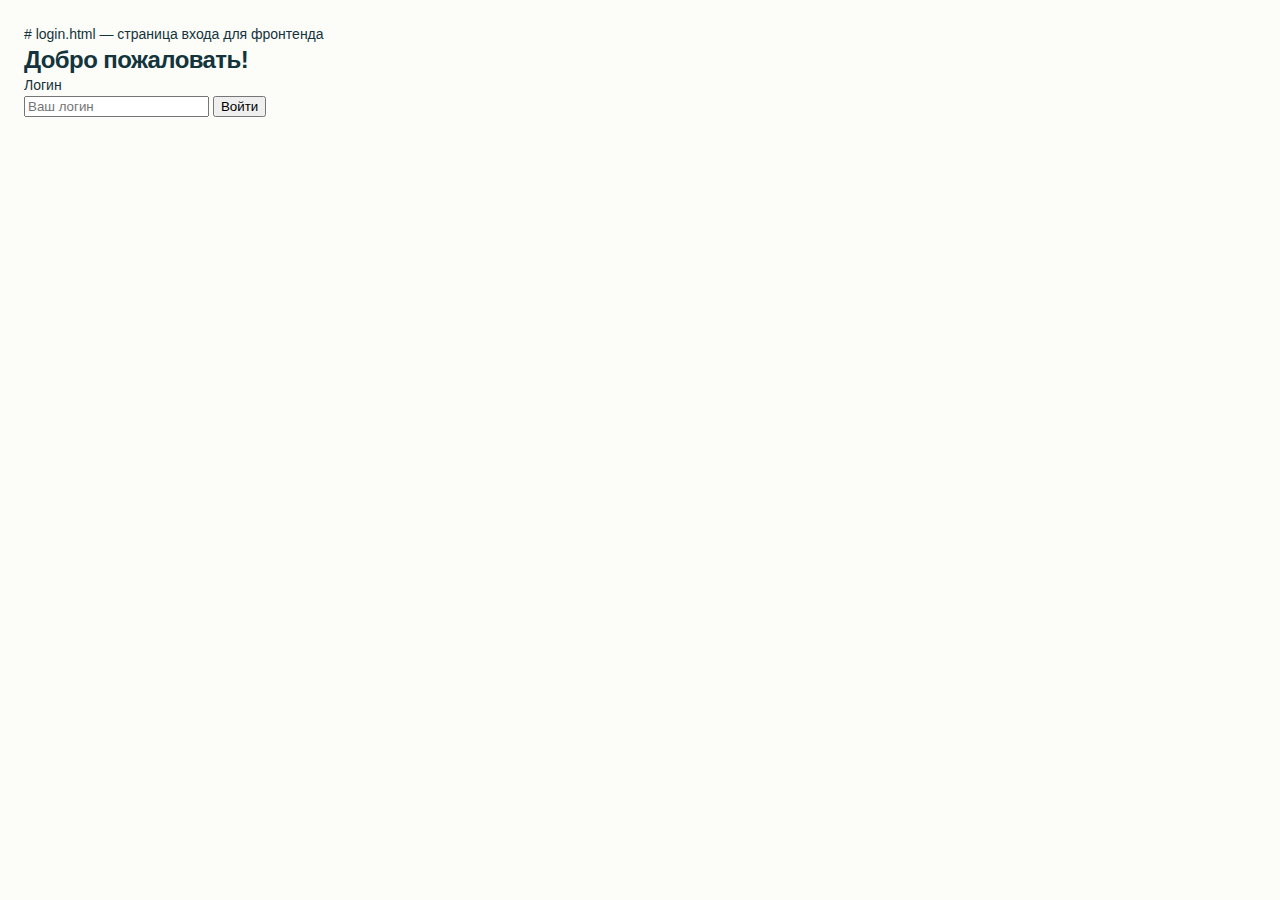
<file: frontend/login.html>
# login.html — страница входа для фронтенда

<!DOCTYPE html>
<html lang="ru">
<head>
  <meta charset="UTF-8">
  <title>Дневник питания — Вход</title>
  <link rel="stylesheet" href="style.css">
</head>
<body>
  <div class="login-wrapper">
    <h2>Добро пожаловать!</h2>
    <form id="login-form">
      <label>Логин<br>
        <input type="text" id="login-username" placeholder="Ваш логин" required>
      </label>
      <button type="submit">Войти</button>
      <p id="login-error" style="color:red"></p>
    </form>
  </div>
  <script>
    document.getElementById('login-form').addEventListener('submit', async function(e) {
      e.preventDefault();
      const username = document.getElementById('login-username').value.trim();
      if (!username) return;
      const res = await fetch('/api/auth/login', {
        method: 'POST', headers:{'Content-Type':'application/json'},
        body: JSON.stringify({username})
      });
      const data = await res.json();
      if (data.success) {
        localStorage.setItem('user_id', data.user_id);
        location.href = '/';
      } else {
        document.getElementById('login-error').textContent = data.error || 'Ошибка входа';
      }
    });
  </script>
</body>
</html>
</file>
<file: frontend/style.css>
:root {
  /* Primitive Color Tokens */
  --color-white: rgba(255, 255, 255, 1);
  --color-black: rgba(0, 0, 0, 1);
  --color-cream-50: rgba(252, 252, 249, 1);
  --color-cream-100: rgba(255, 255, 253, 1);
  --color-gray-200: rgba(245, 245, 245, 1);
  --color-gray-300: rgba(167, 169, 169, 1);
  --color-gray-400: rgba(119, 124, 124, 1);
  --color-slate-500: rgba(98, 108, 113, 1);
  --color-brown-600: rgba(94, 82, 64, 1);
  --color-charcoal-700: rgba(31, 33, 33, 1);
  --color-charcoal-800: rgba(38, 40, 40, 1);
  --color-slate-900: rgba(19, 52, 59, 1);
  --color-teal-300: rgba(50, 184, 198, 1);
  --color-teal-400: rgba(45, 166, 178, 1);
  --color-teal-500: rgba(33, 128, 141, 1);
  --color-teal-600: rgba(29, 116, 128, 1);
  --color-teal-700: rgba(26, 104, 115, 1);
  --color-teal-800: rgba(41, 150, 161, 1);
  --color-red-400: rgba(255, 84, 89, 1);
  --color-red-500: rgba(192, 21, 47, 1);
  --color-orange-400: rgba(230, 129, 97, 1);
  --color-orange-500: rgba(168, 75, 47, 1);

  /* RGB versions for opacity control */
  --color-brown-600-rgb: 94, 82, 64;
  --color-teal-500-rgb: 33, 128, 141;
  --color-slate-900-rgb: 19, 52, 59;
  --color-slate-500-rgb: 98, 108, 113;
  --color-red-500-rgb: 192, 21, 47;
  --color-red-400-rgb: 255, 84, 89;
  --color-orange-500-rgb: 168, 75, 47;
  --color-orange-400-rgb: 230, 129, 97;

  /* Background color tokens (Light Mode) */
  --color-bg-1: rgba(59, 130, 246, 0.08); /* Light blue */
  --color-bg-2: rgba(245, 158, 11, 0.08); /* Light yellow */
  --color-bg-3: rgba(34, 197, 94, 0.08); /* Light green */
  --color-bg-4: rgba(239, 68, 68, 0.08); /* Light red */
  --color-bg-5: rgba(147, 51, 234, 0.08); /* Light purple */
  --color-bg-6: rgba(249, 115, 22, 0.08); /* Light orange */
  --color-bg-7: rgba(236, 72, 153, 0.08); /* Light pink */
  --color-bg-8: rgba(6, 182, 212, 0.08); /* Light cyan */

  /* Semantic Color Tokens (Light Mode) */
  --color-background: var(--color-cream-50);
  --color-surface: var(--color-cream-100);
  --color-text: var(--color-slate-900);
  --color-text-secondary: var(--color-slate-500);
  --color-primary: var(--color-teal-500);
  --color-primary-hover: var(--color-teal-600);
  --color-primary-active: var(--color-teal-700);
  --color-secondary: rgba(var(--color-brown-600-rgb), 0.12);
  --color-secondary-hover: rgba(var(--color-brown-600-rgb), 0.2);
  --color-secondary-active: rgba(var(--color-brown-600-rgb), 0.25);
  --color-border: rgba(var(--color-brown-600-rgb), 0.2);
  --color-btn-primary-text: var(--color-cream-50);
  --color-card-border: rgba(var(--color-brown-600-rgb), 0.12);
  --color-card-border-inner: rgba(var(--color-brown-600-rgb), 0.12);
  --color-error: var(--color-red-500);
  --color-success: var(--color-teal-500);
  --color-warning: var(--color-orange-500);
  --color-info: var(--color-slate-500);
  --color-focus-ring: rgba(var(--color-teal-500-rgb), 0.4);
  --color-select-caret: rgba(var(--color-slate-900-rgb), 0.8);

  /* Common style patterns */
  --focus-ring: 0 0 0 3px var(--color-focus-ring);
  --focus-outline: 2px solid var(--color-primary);
  --status-bg-opacity: 0.15;
  --status-border-opacity: 0.25;
  --select-caret-light: url("data:image/svg+xml,%3Csvg xmlns='http://www.w3.org/2000/svg' width='16' height='16' viewBox='0 0 24 24' fill='none' stroke='%23134252' stroke-width='2' stroke-linecap='round' stroke-linejoin='round'%3E%3Cpolyline points='6 9 12 15 18 9'%3E%3C/polyline%3E%3C/svg%3E");
  --select-caret-dark: url("data:image/svg+xml,%3Csvg xmlns='http://www.w3.org/2000/svg' width='16' height='16' viewBox='0 0 24 24' fill='none' stroke='%23f5f5f5' stroke-width='2' stroke-linecap='round' stroke-linejoin='round'%3E%3Cpolyline points='6 9 12 15 18 9'%3E%3C/polyline%3E%3C/svg%3E");

  /* RGB versions for opacity control */
  --color-success-rgb: 33, 128, 141;
  --color-error-rgb: 192, 21, 47;
  --color-warning-rgb: 168, 75, 47;
  --color-info-rgb: 98, 108, 113;

  /* Typography */
  --font-family-base: "FKGroteskNeue", "Geist", "Inter", -apple-system,
    BlinkMacSystemFont, "Segoe UI", Roboto, sans-serif;
  --font-family-mono: "Berkeley Mono", ui-monospace, SFMono-Regular, Menlo,
    Monaco, Consolas, monospace;
  --font-size-xs: 11px;
  --font-size-sm: 12px;
  --font-size-base: 14px;
  --font-size-md: 14px;
  --font-size-lg: 16px;
  --font-size-xl: 18px;
  --font-size-2xl: 20px;
  --font-size-3xl: 24px;
  --font-size-4xl: 30px;
  --font-weight-normal: 400;
  --font-weight-medium: 500;
  --font-weight-semibold: 550;
  --font-weight-bold: 600;
  --line-height-tight: 1.2;
  --line-height-normal: 1.5;
  --letter-spacing-tight: -0.01em;

  /* Spacing */
  --space-0: 0;
  --space-1: 1px;
  --space-2: 2px;
  --space-4: 4px;
  --space-6: 6px;
  --space-8: 8px;
  --space-10: 10px;
  --space-12: 12px;
  --space-16: 16px;
  --space-20: 20px;
  --space-24: 24px;
  --space-32: 32px;

  /* Border Radius */
  --radius-sm: 6px;
  --radius-base: 8px;
  --radius-md: 10px;
  --radius-lg: 12px;
  --radius-full: 9999px;

  /* Shadows */
  --shadow-xs: 0 1px 2px rgba(0, 0, 0, 0.02);
  --shadow-sm: 0 1px 3px rgba(0, 0, 0, 0.04), 0 1px 2px rgba(0, 0, 0, 0.02);
  --shadow-md: 0 4px 6px -1px rgba(0, 0, 0, 0.04),
    0 2px 4px -1px rgba(0, 0, 0, 0.02);
  --shadow-lg: 0 10px 15px -3px rgba(0, 0, 0, 0.04),
    0 4px 6px -2px rgba(0, 0, 0, 0.02);
  --shadow-inset-sm: inset 0 1px 0 rgba(255, 255, 255, 0.15),
    inset 0 -1px 0 rgba(0, 0, 0, 0.03);

  /* Animation */
  --duration-fast: 150ms;
  --duration-normal: 250ms;
  --ease-standard: cubic-bezier(0.16, 1, 0.3, 1);

  /* Layout */
  --container-sm: 640px;
  --container-md: 768px;
  --container-lg: 1024px;
  --container-xl: 1280px;
}

/* Dark mode colors */
@media (prefers-color-scheme: dark) {
  :root {
    /* RGB versions for opacity control (Dark Mode) */
    --color-gray-400-rgb: 119, 124, 124;
    --color-teal-300-rgb: 50, 184, 198;
    --color-gray-300-rgb: 167, 169, 169;
    --color-gray-200-rgb: 245, 245, 245;

    /* Background color tokens (Dark Mode) */
    --color-bg-1: rgba(29, 78, 216, 0.15); /* Dark blue */
    --color-bg-2: rgba(180, 83, 9, 0.15); /* Dark yellow */
    --color-bg-3: rgba(21, 128, 61, 0.15); /* Dark green */
    --color-bg-4: rgba(185, 28, 28, 0.15); /* Dark red */
    --color-bg-5: rgba(107, 33, 168, 0.15); /* Dark purple */
    --color-bg-6: rgba(194, 65, 12, 0.15); /* Dark orange */
    --color-bg-7: rgba(190, 24, 93, 0.15); /* Dark pink */
    --color-bg-8: rgba(8, 145, 178, 0.15); /* Dark cyan */

    /* Semantic Color Tokens (Dark Mode) */
    --color-background: var(--color-charcoal-700);
    --color-surface: var(--color-charcoal-800);
    --color-text: var(--color-gray-200);
    --color-text-secondary: rgba(var(--color-gray-300-rgb), 0.7);
    --color-primary: var(--color-teal-300);
    --color-primary-hover: var(--color-teal-400);
    --color-primary-active: var(--color-teal-800);
    --color-secondary: rgba(var(--color-gray-400-rgb), 0.15);
    --color-secondary-hover: rgba(var(--color-gray-400-rgb), 0.25);
    --color-secondary-active: rgba(var(--color-gray-400-rgb), 0.3);
    --color-border: rgba(var(--color-gray-400-rgb), 0.3);
    --color-error: var(--color-red-400);
    --color-success: var(--color-teal-300);
    --color-warning: var(--color-orange-400);
    --color-info: var(--color-gray-300);
    --color-focus-ring: rgba(var(--color-teal-300-rgb), 0.4);
    --color-btn-primary-text: var(--color-slate-900);
    --color-card-border: rgba(var(--color-gray-400-rgb), 0.2);
    --color-card-border-inner: rgba(var(--color-gray-400-rgb), 0.15);
    --shadow-inset-sm: inset 0 1px 0 rgba(255, 255, 255, 0.1),
      inset 0 -1px 0 rgba(0, 0, 0, 0.15);
    --button-border-secondary: rgba(var(--color-gray-400-rgb), 0.2);
    --color-border-secondary: rgba(var(--color-gray-400-rgb), 0.2);
    --color-select-caret: rgba(var(--color-gray-200-rgb), 0.8);

    /* Common style patterns - updated for dark mode */
    --focus-ring: 0 0 0 3px var(--color-focus-ring);
    --focus-outline: 2px solid var(--color-primary);
    --status-bg-opacity: 0.15;
    --status-border-opacity: 0.25;
    --select-caret-light: url("data:image/svg+xml,%3Csvg xmlns='http://www.w3.org/2000/svg' width='16' height='16' viewBox='0 0 24 24' fill='none' stroke='%23134252' stroke-width='2' stroke-linecap='round' stroke-linejoin='round'%3E%3Cpolyline points='6 9 12 15 18 9'%3E%3C/polyline%3E%3C/svg%3E");
    --select-caret-dark: url("data:image/svg+xml,%3Csvg xmlns='http://www.w3.org/2000/svg' width='16' height='16' viewBox='0 0 24 24' fill='none' stroke='%23f5f5f5' stroke-width='2' stroke-linecap='round' stroke-linejoin='round'%3E%3Cpolyline points='6 9 12 15 18 9'%3E%3C/polyline%3E%3C/svg%3E");

    /* RGB versions for dark mode */
    --color-success-rgb: var(--color-teal-300-rgb);
    --color-error-rgb: var(--color-red-400-rgb);
    --color-warning-rgb: var(--color-orange-400-rgb);
    --color-info-rgb: var(--color-gray-300-rgb);
  }
}

/* Data attribute for manual theme switching */
[data-color-scheme="dark"] {
  /* RGB versions for opacity control (dark mode) */
  --color-gray-400-rgb: 119, 124, 124;
  --color-teal-300-rgb: 50, 184, 198;
  --color-gray-300-rgb: 167, 169, 169;
  --color-gray-200-rgb: 245, 245, 245;

  /* Colorful background palette - Dark Mode */
  --color-bg-1: rgba(29, 78, 216, 0.15); /* Dark blue */
  --color-bg-2: rgba(180, 83, 9, 0.15); /* Dark yellow */
  --color-bg-3: rgba(21, 128, 61, 0.15); /* Dark green */
  --color-bg-4: rgba(185, 28, 28, 0.15); /* Dark red */
  --color-bg-5: rgba(107, 33, 168, 0.15); /* Dark purple */
  --color-bg-6: rgba(194, 65, 12, 0.15); /* Dark orange */
  --color-bg-7: rgba(190, 24, 93, 0.15); /* Dark pink */
  --color-bg-8: rgba(8, 145, 178, 0.15); /* Dark cyan */

  /* Semantic Color Tokens (Dark Mode) */
  --color-background: var(--color-charcoal-700);
  --color-surface: var(--color-charcoal-800);
  --color-text: var(--color-gray-200);
  --color-text-secondary: rgba(var(--color-gray-300-rgb), 0.7);
  --color-primary: var(--color-teal-300);
  --color-primary-hover: var(--color-teal-400);
  --color-primary-active: var(--color-teal-800);
  --color-secondary: rgba(var(--color-gray-400-rgb), 0.15);
  --color-secondary-hover: rgba(var(--color-gray-400-rgb), 0.25);
  --color-secondary-active: rgba(var(--color-gray-400-rgb), 0.3);
  --color-border: rgba(var(--color-gray-400-rgb), 0.3);
  --color-error: var(--color-red-400);
  --color-success: var(--color-teal-300);
  --color-warning: var(--color-orange-400);
  --color-info: var(--color-gray-300);
  --color-focus-ring: rgba(var(--color-teal-300-rgb), 0.4);
  --color-btn-primary-text: var(--color-slate-900);
  --color-card-border: rgba(var(--color-gray-400-rgb), 0.15);
  --color-card-border-inner: rgba(var(--color-gray-400-rgb), 0.15);
  --shadow-inset-sm: inset 0 1px 0 rgba(255, 255, 255, 0.1),
    inset 0 -1px 0 rgba(0, 0, 0, 0.15);
  --color-border-secondary: rgba(var(--color-gray-400-rgb), 0.2);
  --color-select-caret: rgba(var(--color-gray-200-rgb), 0.8);

  /* Common style patterns - updated for dark mode */
  --focus-ring: 0 0 0 3px var(--color-focus-ring);
  --focus-outline: 2px solid var(--color-primary);
  --status-bg-opacity: 0.15;
  --status-border-opacity: 0.25;
  --select-caret-light: url("data:image/svg+xml,%3Csvg xmlns='http://www.w3.org/2000/svg' width='16' height='16' viewBox='0 0 24 24' fill='none' stroke='%23134252' stroke-width='2' stroke-linecap='round' stroke-linejoin='round'%3E%3Cpolyline points='6 9 12 15 18 9'%3E%3C/polyline%3E%3C/svg%3E");
  --select-caret-dark: url("data:image/svg+xml,%3Csvg xmlns='http://www.w3.org/2000/svg' width='16' height='16' viewBox='0 0 24 24' fill='none' stroke='%23f5f5f5' stroke-width='2' stroke-linecap='round' stroke-linejoin='round'%3E%3Cpolyline points='6 9 12 15 18 9'%3E%3C/polyline%3E%3C/svg%3E");

  /* RGB versions for dark mode */
  --color-success-rgb: var(--color-teal-300-rgb);
  --color-error-rgb: var(--color-red-400-rgb);
  --color-warning-rgb: var(--color-orange-400-rgb);
  --color-info-rgb: var(--color-gray-300-rgb);
}

[data-color-scheme="light"] {
  /* RGB versions for opacity control (light mode) */
  --color-brown-600-rgb: 94, 82, 64;
  --color-teal-500-rgb: 33, 128, 141;
  --color-slate-900-rgb: 19, 52, 59;

  /* Semantic Color Tokens (Light Mode) */
  --color-background: var(--color-cream-50);
  --color-surface: var(--color-cream-100);
  --color-text: var(--color-slate-900);
  --color-text-secondary: var(--color-slate-500);
  --color-primary: var(--color-teal-500);
  --color-primary-hover: var(--color-teal-600);
  --color-primary-active: var(--color-teal-700);
  --color-secondary: rgba(var(--color-brown-600-rgb), 0.12);
  --color-secondary-hover: rgba(var(--color-brown-600-rgb), 0.2);
  --color-secondary-active: rgba(var(--color-brown-600-rgb), 0.25);
  --color-border: rgba(var(--color-brown-600-rgb), 0.2);
  --color-btn-primary-text: var(--color-cream-50);
  --color-card-border: rgba(var(--color-brown-600-rgb), 0.12);
  --color-card-border-inner: rgba(var(--color-brown-600-rgb), 0.12);
  --color-error: var(--color-red-500);
  --color-success: var(--color-teal-500);
  --color-warning: var(--color-orange-500);
  --color-info: var(--color-slate-500);
  --color-focus-ring: rgba(var(--color-teal-500-rgb), 0.4);

  /* RGB versions for light mode */
  --color-success-rgb: var(--color-teal-500-rgb);
  --color-error-rgb: var(--color-red-500-rgb);
  --color-warning-rgb: var(--color-orange-500-rgb);
  --color-info-rgb: var(--color-slate-500-rgb);
}

/* Base styles */
html {
  font-size: var(--font-size-base);
  font-family: var(--font-family-base);
  line-height: var(--line-height-normal);
  color: var(--color-text);
  background-color: var(--color-background);
  -webkit-font-smoothing: antialiased;
  box-sizing: border-box;
}

body {
  margin: 0;
  padding: 0;
}

*,
*::before,
*::after {
  box-sizing: inherit;
}

/* Typography */
h1,
h2,
h3,
h4,
h5,
h6 {
  margin: 0;
  font-weight: var(--font-weight-semibold);
  line-height: var(--line-height-tight);
  color: var(--color-text);
  letter-spacing: var(--letter-spacing-tight);
}

h1 {
  font-size: var(--font-size-4xl);
}
h2 {
  font-size: var(--font-size-3xl);
}
h3 {
  font-size: var(--font-size-2xl);
}
h4 {
  font-size: var(--font-size-xl);
}
h5 {
  font-size: var(--font-size-lg);
}
h6 {
  font-size: var(--font-size-md);
}

p {
  margin: 0 0 var(--space-16) 0;
}

a {
  color: var(--color-primary);
  text-decoration: none;
  transition: color var(--duration-fast) var(--ease-standard);
}

a:hover {
  color: var(--color-primary-hover);
}

code,
pre {
  font-family: var(--font-family-mono);
  font-size: calc(var(--font-size-base) * 0.95);
  background-color: var(--color-secondary);
  border-radius: var(--radius-sm);
}

code {
  padding: var(--space-1) var(--space-4);
}

pre {
  padding: var(--space-16);
  margin: var(--space-16) 0;
  overflow: auto;
  border: 1px solid var(--color-border);
}

pre code {
  background: none;
  padding: 0;
}

/* Buttons */
.btn {
  display: inline-flex;
  align-items: center;
  justify-content: center;
  padding: var(--space-8) var(--space-16);
  border-radius: var(--radius-base);
  font-size: var(--font-size-base);
  font-weight: 500;
  line-height: 1.5;
  cursor: pointer;
  transition: all var(--duration-normal) var(--ease-standard);
  border: none;
  text-decoration: none;
  position: relative;
}

.btn:focus-visible {
  outline: none;
  box-shadow: var(--focus-ring);
}

.btn--primary {
  background: var(--color-primary);
  color: var(--color-btn-primary-text);
}

.btn--primary:hover {
  background: var(--color-primary-hover);
}

.btn--primary:active {
  background: var(--color-primary-active);
}

.btn--secondary {
  background: var(--color-secondary);
  color: var(--color-text);
}

.btn--secondary:hover {
  background: var(--color-secondary-hover);
}

.btn--secondary:active {
  background: var(--color-secondary-active);
}

.btn--outline {
  background: transparent;
  border: 1px solid var(--color-border);
  color: var(--color-text);
}

.btn--outline:hover {
  background: var(--color-secondary);
}

.btn--sm {
  padding: var(--space-4) var(--space-12);
  font-size: var(--font-size-sm);
  border-radius: var(--radius-sm);
}

.btn--lg {
  padding: var(--space-10) var(--space-20);
  font-size: var(--font-size-lg);
  border-radius: var(--radius-md);
}

.btn--full-width {
  width: 100%;
}

.btn:disabled {
  opacity: 0.5;
  cursor: not-allowed;
}

/* Form elements */
.form-control {
  display: block;
  width: 100%;
  padding: var(--space-8) var(--space-12);
  font-size: var(--font-size-md);
  line-height: 1.5;
  color: var(--color-text);
  background-color: var(--color-surface);
  border: 1px solid var(--color-border);
  border-radius: var(--radius-base);
  transition: border-color var(--duration-fast) var(--ease-standard),
    box-shadow var(--duration-fast) var(--ease-standard);
}

textarea.form-control {
  font-family: var(--font-family-base);
  font-size: var(--font-size-base);
}

select.form-control {
  padding: var(--space-8) var(--space-12);
  -webkit-appearance: none;
  -moz-appearance: none;
  appearance: none;
  background-image: var(--select-caret-light);
  background-repeat: no-repeat;
  background-position: right var(--space-12) center;
  background-size: 16px;
  padding-right: var(--space-32);
}

/* Add a dark mode specific caret */
@media (prefers-color-scheme: dark) {
  select.form-control {
    background-image: var(--select-caret-dark);
  }
}

/* Also handle data-color-scheme */
[data-color-scheme="dark"] select.form-control {
  background-image: var(--select-caret-dark);
}

[data-color-scheme="light"] select.form-control {
  background-image: var(--select-caret-light);
}

.form-control:focus {
  border-color: var(--color-primary);
  outline: var(--focus-outline);
}

.form-label {
  display: block;
  margin-bottom: var(--space-8);
  font-weight: var(--font-weight-medium);
  font-size: var(--font-size-sm);
}

.form-group {
  margin-bottom: var(--space-16);
}

/* Card component */
.card {
  background-color: var(--color-surface);
  border-radius: var(--radius-lg);
  border: 1px solid var(--color-card-border);
  box-shadow: var(--shadow-sm);
  overflow: hidden;
  transition: box-shadow var(--duration-normal) var(--ease-standard);
}

.card:hover {
  box-shadow: var(--shadow-md);
}

.card__body {
  padding: var(--space-16);
}

.card__header,
.card__footer {
  padding: var(--space-16);
  border-bottom: 1px solid var(--color-card-border-inner);
}

/* Status indicators - simplified with CSS variables */
.status {
  display: inline-flex;
  align-items: center;
  padding: var(--space-6) var(--space-12);
  border-radius: var(--radius-full);
  font-weight: var(--font-weight-medium);
  font-size: var(--font-size-sm);
}

.status--success {
  background-color: rgba(
    var(--color-success-rgb, 33, 128, 141),
    var(--status-bg-opacity)
  );
  color: var(--color-success);
  border: 1px solid
    rgba(var(--color-success-rgb, 33, 128, 141), var(--status-border-opacity));
}

.status--error {
  background-color: rgba(
    var(--color-error-rgb, 192, 21, 47),
    var(--status-bg-opacity)
  );
  color: var(--color-error);
  border: 1px solid
    rgba(var(--color-error-rgb, 192, 21, 47), var(--status-border-opacity));
}

.status--warning {
  background-color: rgba(
    var(--color-warning-rgb, 168, 75, 47),
    var(--status-bg-opacity)
  );
  color: var(--color-warning);
  border: 1px solid
    rgba(var(--color-warning-rgb, 168, 75, 47), var(--status-border-opacity));
}

.status--info {
  background-color: rgba(
    var(--color-info-rgb, 98, 108, 113),
    var(--status-bg-opacity)
  );
  color: var(--color-info);
  border: 1px solid
    rgba(var(--color-info-rgb, 98, 108, 113), var(--status-border-opacity));
}

/* Container layout */
.container {
  width: 100%;
  margin-right: auto;
  margin-left: auto;
  padding-right: var(--space-16);
  padding-left: var(--space-16);
}

@media (min-width: 640px) {
  .container {
    max-width: var(--container-sm);
  }
}
@media (min-width: 768px) {
  .container {
    max-width: var(--container-md);
  }
}
@media (min-width: 1024px) {
  .container {
    max-width: var(--container-lg);
  }
}
@media (min-width: 1280px) {
  .container {
    max-width: var(--container-xl);
  }
}

/* Utility classes */
.flex {
  display: flex;
}
.flex-col {
  flex-direction: column;
}
.items-center {
  align-items: center;
}
.justify-center {
  justify-content: center;
}
.justify-between {
  justify-content: space-between;
}
.gap-4 {
  gap: var(--space-4);
}
.gap-8 {
  gap: var(--space-8);
}
.gap-16 {
  gap: var(--space-16);
}

.m-0 {
  margin: 0;
}
.mt-8 {
  margin-top: var(--space-8);
}
.mb-8 {
  margin-bottom: var(--space-8);
}
.mx-8 {
  margin-left: var(--space-8);
  margin-right: var(--space-8);
}
.my-8 {
  margin-top: var(--space-8);
  margin-bottom: var(--space-8);
}

.p-0 {
  padding: 0;
}
.py-8 {
  padding-top: var(--space-8);
  padding-bottom: var(--space-8);
}
.px-8 {
  padding-left: var(--space-8);
  padding-right: var(--space-8);
}
.py-16 {
  padding-top: var(--space-16);
  padding-bottom: var(--space-16);
}
.px-16 {
  padding-left: var(--space-16);
  padding-right: var(--space-16);
}

.block {
  display: block;
}
.hidden {
  display: none;
}

/* Accessibility */
.sr-only {
  position: absolute;
  width: 1px;
  height: 1px;
  padding: 0;
  margin: -1px;
  overflow: hidden;
  clip: rect(0, 0, 0, 0);
  white-space: nowrap;
  border-width: 0;
}

:focus-visible {
  outline: var(--focus-outline);
  outline-offset: 2px;
}

/* Dark mode specifics */
[data-color-scheme="dark"] .btn--outline {
  border: 1px solid var(--color-border-secondary);
}

@font-face {
  font-family: 'FKGroteskNeue';
  src: url('https://r2cdn.perplexity.ai/fonts/FKGroteskNeue.woff2')
    format('woff2');
}

/* END PERPLEXITY DESIGN SYSTEM */
:root {
  /* Primitive Color Tokens */
  --color-white: rgba(255, 255, 255, 1);
  --color-black: rgba(0, 0, 0, 1);
  --color-cream-50: rgba(252, 252, 249, 1);
  --color-cream-100: rgba(255, 255, 253, 1);
  --color-gray-200: rgba(245, 245, 245, 1);
  --color-gray-300: rgba(167, 169, 169, 1);
  --color-gray-400: rgba(119, 124, 124, 1);
  --color-slate-500: rgba(98, 108, 113, 1);
  --color-brown-600: rgba(94, 82, 64, 1);
  --color-charcoal-700: rgba(31, 33, 33, 1);
  --color-charcoal-800: rgba(38, 40, 40, 1);
  --color-slate-900: rgba(19, 52, 59, 1);
  --color-teal-300: rgba(50, 184, 198, 1);
  --color-teal-400: rgba(45, 166, 178, 1);
  --color-teal-500: rgba(33, 128, 141, 1);
  --color-teal-600: rgba(29, 116, 128, 1);
  --color-teal-700: rgba(26, 104, 115, 1);
  --color-teal-800: rgba(41, 150, 161, 1);
  --color-red-400: rgba(255, 84, 89, 1);
  --color-red-500: rgba(192, 21, 47, 1);
  --color-orange-400: rgba(230, 129, 97, 1);
  --color-orange-500: rgba(168, 75, 47, 1);

  /* RGB versions for opacity control */
  --color-brown-600-rgb: 94, 82, 64;
  --color-teal-500-rgb: 33, 128, 141;
  --color-slate-900-rgb: 19, 52, 59;
  --color-slate-500-rgb: 98, 108, 113;
  --color-red-500-rgb: 192, 21, 47;
  --color-red-400-rgb: 255, 84, 89;
  --color-orange-500-rgb: 168, 75, 47;
  --color-orange-400-rgb: 230, 129, 97;

  /* Background color tokens (Light Mode) */
  --color-bg-1: rgba(59, 130, 246, 0.08); /* Light blue */
  --color-bg-2: rgba(245, 158, 11, 0.08); /* Light yellow */
  --color-bg-3: rgba(34, 197, 94, 0.08); /* Light green */
  --color-bg-4: rgba(239, 68, 68, 0.08); /* Light red */
  --color-bg-5: rgba(147, 51, 234, 0.08); /* Light purple */
  --color-bg-6: rgba(249, 115, 22, 0.08); /* Light orange */
  --color-bg-7: rgba(236, 72, 153, 0.08); /* Light pink */
  --color-bg-8: rgba(6, 182, 212, 0.08); /* Light cyan */

  /* Semantic Color Tokens (Light Mode) */
  --color-background: var(--color-cream-50);
  --color-surface: var(--color-cream-100);
  --color-text: var(--color-slate-900);
  --color-text-secondary: var(--color-slate-500);
  --color-primary: var(--color-teal-500);
  --color-primary-hover: var(--color-teal-600);
  --color-primary-active: var(--color-teal-700);
  --color-secondary: rgba(var(--color-brown-600-rgb), 0.12);
  --color-secondary-hover: rgba(var(--color-brown-600-rgb), 0.2);
  --color-secondary-active: rgba(var(--color-brown-600-rgb), 0.25);
  --color-border: rgba(var(--color-brown-600-rgb), 0.2);
  --color-btn-primary-text: var(--color-cream-50);
  --color-card-border: rgba(var(--color-brown-600-rgb), 0.12);
  --color-card-border-inner: rgba(var(--color-brown-600-rgb), 0.12);
  --color-error: var(--color-red-500);
  --color-success: var(--color-teal-500);
  --color-warning: var(--color-orange-500);
  --color-info: var(--color-slate-500);
  --color-focus-ring: rgba(var(--color-teal-500-rgb), 0.4);
  --color-select-caret: rgba(var(--color-slate-900-rgb), 0.8);

  /* Common style patterns */
  --focus-ring: 0 0 0 3px var(--color-focus-ring);
  --focus-outline: 2px solid var(--color-primary);
  --status-bg-opacity: 0.15;
  --status-border-opacity: 0.25;
  --select-caret-light: url("data:image/svg+xml,%3Csvg xmlns='http://www.w3.org/2000/svg' width='16' height='16' viewBox='0 0 24 24' fill='none' stroke='%23134252' stroke-width='2' stroke-linecap='round' stroke-linejoin='round'%3E%3Cpolyline points='6 9 12 15 18 9'%3E%3C/polyline%3E%3C/svg%3E");
  --select-caret-dark: url("data:image/svg+xml,%3Csvg xmlns='http://www.w3.org/2000/svg' width='16' height='16' viewBox='0 0 24 24' fill='none' stroke='%23f5f5f5' stroke-width='2' stroke-linecap='round' stroke-linejoin='round'%3E%3Cpolyline points='6 9 12 15 18 9'%3E%3C/polyline%3E%3C/svg%3E");

  /* RGB versions for opacity control */
  --color-success-rgb: 33, 128, 141;
  --color-error-rgb: 192, 21, 47;
  --color-warning-rgb: 168, 75, 47;
  --color-info-rgb: 98, 108, 113;

  /* Typography */
  --font-family-base: "Inter", "FKGroteskNeue", "Geist", -apple-system,
    BlinkMacSystemFont, "Segoe UI", Roboto, sans-serif;
  --font-family-mono: "Berkeley Mono", ui-monospace, SFMono-Regular, Menlo,
    Monaco, Consolas, monospace;
  --font-size-xs: 11px;
  --font-size-sm: 12px;
  --font-size-base: 14px;
  --font-size-md: 14px;
  --font-size-lg: 16px;
  --font-size-xl: 18px;
  --font-size-2xl: 20px;
  --font-size-3xl: 24px;
  --font-size-4xl: 30px;
  --font-weight-normal: 400;
  --font-weight-medium: 500;
  --font-weight-semibold: 600;
  --font-weight-bold: 700;
  --line-height-tight: 1.25;
  --line-height-normal: 1.5;
  --letter-spacing-tight: -0.025em;

  /* Spacing */
  --space-0: 0;
  --space-1: 1px;
  --space-2: 2px;
  --space-4: 4px;
  --space-6: 6px;
  --space-8: 8px;
  --space-10: 10px;
  --space-12: 12px;
  --space-16: 16px;
  --space-20: 20px;
  --space-24: 24px;
  --space-32: 32px;
  --space-48: 48px;
  --space-64: 64px;

  /* Border Radius */
  --radius-sm: 6px;
  --radius-base: 8px;
  --radius-md: 12px;
  --radius-lg: 16px;
  --radius-xl: 24px;
  --radius-full: 9999px;

  /* Shadows */
  --shadow-xs: 0 1px 2px rgba(0, 0, 0, 0.05);
  --shadow-sm: 0 1px 3px rgba(0, 0, 0, 0.1), 0 1px 2px rgba(0, 0, 0, 0.06);
  --shadow-md: 0 4px 6px -1px rgba(0, 0, 0, 0.1), 0 2px 4px -1px rgba(0, 0, 0, 0.06);
  --shadow-lg: 0 10px 15px -3px rgba(0, 0, 0, 0.1), 0 4px 6px -2px rgba(0, 0, 0, 0.05);

  /* Animation */
  --duration-fast: 150ms;
  --duration-normal: 250ms;
  --ease-standard: cubic-bezier(0.16, 1, 0.3, 1);

  /* Layout */
  --container-sm: 640px;
  --container-md: 768px;
  --container-lg: 1024px;
  --container-xl: 1280px;
}

/* Dark mode colors */
@media (prefers-color-scheme: dark) {
  :root {
    /* RGB versions for opacity control (Dark Mode) */
    --color-gray-400-rgb: 119, 124, 124;
    --color-teal-300-rgb: 50, 184, 198;
    --color-gray-300-rgb: 167, 169, 169;
    --color-gray-200-rgb: 245, 245, 245;

    /* Background color tokens (Dark Mode) */
    --color-bg-1: rgba(29, 78, 216, 0.15); /* Dark blue */
    --color-bg-2: rgba(180, 83, 9, 0.15); /* Dark yellow */
    --color-bg-3: rgba(21, 128, 61, 0.15); /* Dark green */
    --color-bg-4: rgba(185, 28, 28, 0.15); /* Dark red */
    --color-bg-5: rgba(107, 33, 168, 0.15); /* Dark purple */
    --color-bg-6: rgba(194, 65, 12, 0.15); /* Dark orange */
    --color-bg-7: rgba(190, 24, 93, 0.15); /* Dark pink */
    --color-bg-8: rgba(8, 145, 178, 0.15); /* Dark cyan */

    /* Semantic Color Tokens (Dark Mode) */
    --color-background: var(--color-charcoal-700);
    --color-surface: var(--color-charcoal-800);
    --color-text: var(--color-gray-200);
    --color-text-secondary: rgba(var(--color-gray-300-rgb), 0.7);
    --color-primary: var(--color-teal-300);
    --color-primary-hover: var(--color-teal-400);
    --color-primary-active: var(--color-teal-800);
    --color-secondary: rgba(var(--color-gray-400-rgb), 0.15);
    --color-secondary-hover: rgba(var(--color-gray-400-rgb), 0.25);
    --color-secondary-active: rgba(var(--color-gray-400-rgb), 0.3);
    --color-border: rgba(var(--color-gray-400-rgb), 0.3);
    --color-error: var(--color-red-400);
    --color-success: var(--color-teal-300);
    --color-warning: var(--color-orange-400);
    --color-info: var(--color-gray-300);
    --color-focus-ring: rgba(var(--color-teal-300-rgb), 0.4);
    --color-btn-primary-text: var(--color-slate-900);
    --color-card-border: rgba(var(--color-gray-400-rgb), 0.2);
    --color-card-border-inner: rgba(var(--color-gray-400-rgb), 0.15);
    --color-select-caret: rgba(var(--color-gray-200-rgb), 0.8);

    /* RGB versions for dark mode */
    --color-success-rgb: var(--color-teal-300-rgb);
    --color-error-rgb: var(--color-red-400-rgb);
    --color-warning-rgb: var(--color-orange-400-rgb);
    --color-info-rgb: var(--color-gray-300-rgb);
  }
}

/* Base styles */
* {
  box-sizing: border-box;
}

html {
  font-size: var(--font-size-base);
  font-family: var(--font-family-base);
  line-height: var(--line-height-normal);
  color: var(--color-text);
  background-color: var(--color-background);
  -webkit-font-smoothing: antialiased;
  -moz-osx-font-smoothing: grayscale;
}

body {
  margin: 0;
  padding: var(--space-24);
  min-height: 100vh;
}

/* Typography */
h1, h2, h3, h4, h5, h6 {
  margin: 0;
  font-weight: var(--font-weight-semibold);
  line-height: var(--line-height-tight);
  color: var(--color-text);
  letter-spacing: var(--letter-spacing-tight);
}

h1 { font-size: var(--font-size-4xl); }
h2 { font-size: var(--font-size-3xl); }
h3 { font-size: var(--font-size-2xl); }
h4 { font-size: var(--font-size-xl); }
h5 { font-size: var(--font-size-lg); }
h6 { font-size: var(--font-size-md); }

p {
  margin: 0 0 var(--space-16) 0;
  color: var(--color-text-secondary);
}

/* Layout */
.container {
  max-width: var(--container-xl);
  margin: 0 auto;
}

/* Header */
.header {
  text-align: center;
  margin-bottom: var(--space-64);
  padding: var(--space-48) var(--space-24);
}

.header h1 {
  margin-bottom: var(--space-16);
  background: linear-gradient(135deg, var(--color-primary), var(--color-teal-300));
  -webkit-background-clip: text;
  background-clip: text;
  -webkit-text-fill-color: transparent;
  color: transparent;
}

.header p {
  font-size: var(--font-size-lg);
  color: var(--color-text-secondary);
  max-width: 600px;
  margin: 0 auto;
}

/* Sections */
.section {
  margin-bottom: var(--space-64);
}

.section h2 {
  margin-bottom: var(--space-32);
  color: var(--color-text);
}

.section-header {
  display: flex;
  justify-content: space-between;
  align-items: center;
  margin-bottom: var(--space-32);
  flex-wrap: wrap;
  gap: var(--space-16);
}

/* Parameters Grid */
.params-grid {
  display: grid;
  grid-template-columns: repeat(auto-fit, minmax(280px, 1fr));
  gap: var(--space-24);
}

.param-card {
  padding: var(--space-24);
  background: var(--color-surface);
  border: 1px solid var(--color-card-border);
  border-radius: var(--radius-lg);
  transition: all var(--duration-normal) var(--ease-standard);
}

.param-card:hover {
  box-shadow: var(--shadow-md);
  border-color: var(--color-primary);
}

.param-card--checkbox {
  display: flex;
  flex-direction: column;
  justify-content: center;
}

/* Form elements */
.label {
  display: block;
  margin-bottom: var(--space-8);
  font-weight: var(--font-weight-medium);
  font-size: var(--font-size-sm);
  color: var(--color-text);
}

.input {
  width: 100%;
  padding: var(--space-12) var(--space-16);
  font-size: var(--font-size-base);
  font-family: var(--font-family-base);
  color: var(--color-text);
  background-color: var(--color-surface);
  border: 2px solid var(--color-border);
  border-radius: var(--radius-base);
  transition: all var(--duration-fast) var(--ease-standard);
}

.input:focus {
  outline: none;
  border-color: var(--color-primary);
  box-shadow: var(--focus-ring);
}

.input::placeholder {
  color: var(--color-text-secondary);
}

.input--readonly {
  background-color: var(--color-bg-3);
  cursor: not-allowed;
}

/* Select dropdown styling */
select.input {
  -webkit-appearance: none;
  -moz-appearance: none;
  appearance: none;
  background-image: var(--select-caret-light);
  background-repeat: no-repeat;
  background-position: right var(--space-12) center;
  background-size: 16px;
  padding-right: var(--space-32);
  cursor: pointer;
}

@media (prefers-color-scheme: dark) {
  select.input {
    background-image: var(--select-caret-dark);
  }
}

/* Checkboxes */
.checkbox-label {
  display: flex;
  align-items: center;
  gap: var(--space-12);
  cursor: pointer;
  font-weight: var(--font-weight-medium);
  margin-bottom: var(--space-8);
}

.checkbox {
  width: 20px;
  height: 20px;
  accent-color: var(--color-primary);
  cursor: pointer;
}

.checkbox-text {
  color: var(--color-text);
}

/* Hints */
.hint {
  display: block;
  margin-top: var(--space-6);
  font-size: var(--font-size-xs);
  color: var(--color-text-secondary);
  font-style: italic;
}

/* Buttons */
.btn {
  display: inline-flex;
  align-items: center;
  justify-content: center;
  padding: var(--space-12) var(--space-24);
  border-radius: var(--radius-base);
  font-size: var(--font-size-base);
  font-weight: var(--font-weight-medium);
  font-family: var(--font-family-base);
  line-height: 1;
  cursor: pointer;
  transition: all var(--duration-normal) var(--ease-standard);
  border: none;
  text-decoration: none;
  white-space: nowrap;
}

.btn:focus-visible {
  outline: none;
  box-shadow: var(--focus-ring);
}

.btn--primary {
  background: var(--color-primary);
  color: var(--color-btn-primary-text);
}

.btn--primary:hover {
  background: var(--color-primary-hover);
  transform: translateY(-1px);
}

.btn--secondary {
  background: var(--color-secondary);
  color: var(--color-text);
  border: 1px solid var(--color-border);
}

.btn--secondary:hover {
  background: var(--color-secondary-hover);
}

.btn--danger {
  background: var(--color-error);
  color: white;
}

.btn--danger:hover {
  background: var(--color-red-400);
}

.btn--sm {
  padding: var(--space-8) var(--space-16);
  font-size: var(--font-size-sm);
}

.btn:disabled {
  opacity: 0.5;
  cursor: not-allowed;
  transform: none !important;
}

/* Meals */
.meals-container {
  display: flex;
  flex-direction: column;
  gap: var(--space-32);
}

.meal {
  padding: var(--space-32);
  background: var(--color-surface);
  border: 1px solid var(--color-card-border);
  border-radius: var(--radius-lg);
  box-shadow: var(--shadow-sm);
  transition: all var(--duration-normal) var(--ease-standard);
}

.meal:hover {
  box-shadow: var(--shadow-md);
}

.meal-header {
  display: flex;
  justify-content: space-between;
  align-items: center;
  margin-bottom: var(--space-24);
  padding-bottom: var(--space-16);
  border-bottom: 2px solid var(--color-border);
  flex-wrap: wrap;
  gap: var(--space-16);
}

.meal-title {
  color: var(--color-text);
  margin: 0;
}

.meal-controls {
  display: flex;
  gap: var(--space-8);
}

/* Dishes */
.dishes-container {
  display: flex;
  flex-direction: column;
  gap: var(--space-16);
  margin-bottom: var(--space-24);
}

.dish {
  display: grid;
  grid-template-columns: 2fr 1fr 1fr auto;
  gap: var(--space-16);
  align-items: end;
  padding: var(--space-16);
  background: var(--color-bg-1);
  border-radius: var(--radius-base);
  border: 1px solid var(--color-card-border-inner);
}

.dish-field {
  display: flex;
  flex-direction: column;
}

.dish-remove {
  width: 36px;
  height: 36px;
  border-radius: var(--radius-full);
  display: flex;
  align-items: center;
  justify-content: center;
  font-size: var(--font-size-lg);
  font-weight: var(--font-weight-bold);
}

/* Meal stats */
.meal-stats {
  display: grid;
  grid-template-columns: repeat(auto-fit, minmax(150px, 1fr));
  gap: var(--space-16);
  margin-bottom: var(--space-24);
}

.stat-card {
  padding: var(--space-16);
  background: var(--color-bg-3);
  border-radius: var(--radius-base);
  border: 1px solid var(--color-card-border-inner);
  text-align: center;
}

.stat-value {
  font-size: var(--font-size-xl);
  font-weight: var(--font-weight-bold);
  color: var(--color-primary);
  margin-bottom: var(--space-4);
}

.stat-label {
  font-size: var(--font-size-sm);
  color: var(--color-text-secondary);
  font-weight: var(--font-weight-medium);
}

/* Responsive design */
@media (max-width: 768px) {
  body {
    padding: var(--space-16);
  }
  
  .header {
    padding: var(--space-32) var(--space-16);
    margin-bottom: var(--space-48);
  }
  
  .header h1 {
    font-size: var(--font-size-3xl);
  }
  
  .section {
    margin-bottom: var(--space-48);
  }
  
  .section-header {
    flex-direction: column;
    align-items: stretch;
  }
  
  .params-grid {
    grid-template-columns: 1fr;
    gap: var(--space-16);
  }
  
  .param-card {
    padding: var(--space-20);
  }
  
  .meal {
    padding: var(--space-24);
  }
  
  .dish {
    grid-template-columns: 1fr;
    gap: var(--space-12);
  }
  
  .dish-remove {
    width: 100%;
    justify-self: center;
  }
  
  .meal-stats {
    grid-template-columns: 1fr;
  }
}

@media (max-width: 480px) {
  .meal-header {
    flex-direction: column;
    align-items: stretch;
  }
  
  .meal-controls {
    justify-content: center;
  }
}
</file>
<file: style.css>
:root {
  /* Primitive Color Tokens */
  --color-white: rgba(255, 255, 255, 1);
  --color-black: rgba(0, 0, 0, 1);
  --color-cream-50: rgba(252, 252, 249, 1);
  --color-cream-100: rgba(255, 255, 253, 1);
  --color-gray-200: rgba(245, 245, 245, 1);
  --color-gray-300: rgba(167, 169, 169, 1);
  --color-gray-400: rgba(119, 124, 124, 1);
  --color-slate-500: rgba(98, 108, 113, 1);
  --color-brown-600: rgba(94, 82, 64, 1);
  --color-charcoal-700: rgba(31, 33, 33, 1);
  --color-charcoal-800: rgba(38, 40, 40, 1);
  --color-slate-900: rgba(19, 52, 59, 1);
  --color-teal-300: rgba(50, 184, 198, 1);
  --color-teal-400: rgba(45, 166, 178, 1);
  --color-teal-500: rgba(33, 128, 141, 1);
  --color-teal-600: rgba(29, 116, 128, 1);
  --color-teal-700: rgba(26, 104, 115, 1);
  --color-teal-800: rgba(41, 150, 161, 1);
  --color-red-400: rgba(255, 84, 89, 1);
  --color-red-500: rgba(192, 21, 47, 1);
  --color-orange-400: rgba(230, 129, 97, 1);
  --color-orange-500: rgba(168, 75, 47, 1);

  /* RGB versions for opacity control */
  --color-brown-600-rgb: 94, 82, 64;
  --color-teal-500-rgb: 33, 128, 141;
  --color-slate-900-rgb: 19, 52, 59;
  --color-slate-500-rgb: 98, 108, 113;
  --color-red-500-rgb: 192, 21, 47;
  --color-red-400-rgb: 255, 84, 89;
  --color-orange-500-rgb: 168, 75, 47;
  --color-orange-400-rgb: 230, 129, 97;

  /* Background color tokens (Light Mode) */
  --color-bg-1: rgba(59, 130, 246, 0.08); /* Light blue */
  --color-bg-2: rgba(245, 158, 11, 0.08); /* Light yellow */
  --color-bg-3: rgba(34, 197, 94, 0.08); /* Light green */
  --color-bg-4: rgba(239, 68, 68, 0.08); /* Light red */
  --color-bg-5: rgba(147, 51, 234, 0.08); /* Light purple */
  --color-bg-6: rgba(249, 115, 22, 0.08); /* Light orange */
  --color-bg-7: rgba(236, 72, 153, 0.08); /* Light pink */
  --color-bg-8: rgba(6, 182, 212, 0.08); /* Light cyan */

  /* Semantic Color Tokens (Light Mode) */
  --color-background: var(--color-cream-50);
  --color-surface: var(--color-cream-100);
  --color-text: var(--color-slate-900);
  --color-text-secondary: var(--color-slate-500);
  --color-primary: var(--color-teal-500);
  --color-primary-hover: var(--color-teal-600);
  --color-primary-active: var(--color-teal-700);
  --color-secondary: rgba(var(--color-brown-600-rgb), 0.12);
  --color-secondary-hover: rgba(var(--color-brown-600-rgb), 0.2);
  --color-secondary-active: rgba(var(--color-brown-600-rgb), 0.25);
  --color-border: rgba(var(--color-brown-600-rgb), 0.2);
  --color-btn-primary-text: var(--color-cream-50);
  --color-card-border: rgba(var(--color-brown-600-rgb), 0.12);
  --color-card-border-inner: rgba(var(--color-brown-600-rgb), 0.12);
  --color-error: var(--color-red-500);
  --color-success: var(--color-teal-500);
  --color-warning: var(--color-orange-500);
  --color-info: var(--color-slate-500);
  --color-focus-ring: rgba(var(--color-teal-500-rgb), 0.4);
  --color-select-caret: rgba(var(--color-slate-900-rgb), 0.8);

  /* Common style patterns */
  --focus-ring: 0 0 0 3px var(--color-focus-ring);
  --focus-outline: 2px solid var(--color-primary);
  --status-bg-opacity: 0.15;
  --status-border-opacity: 0.25;
  --select-caret-light: url("data:image/svg+xml,%3Csvg xmlns='http://www.w3.org/2000/svg' width='16' height='16' viewBox='0 0 24 24' fill='none' stroke='%23134252' stroke-width='2' stroke-linecap='round' stroke-linejoin='round'%3E%3Cpolyline points='6 9 12 15 18 9'%3E%3C/polyline%3E%3C/svg%3E");
  --select-caret-dark: url("data:image/svg+xml,%3Csvg xmlns='http://www.w3.org/2000/svg' width='16' height='16' viewBox='0 0 24 24' fill='none' stroke='%23f5f5f5' stroke-width='2' stroke-linecap='round' stroke-linejoin='round'%3E%3Cpolyline points='6 9 12 15 18 9'%3E%3C/polyline%3E%3C/svg%3E");

  /* RGB versions for opacity control */
  --color-success-rgb: 33, 128, 141;
  --color-error-rgb: 192, 21, 47;
  --color-warning-rgb: 168, 75, 47;
  --color-info-rgb: 98, 108, 113;

  /* Typography */
  --font-family-base: "FKGroteskNeue", "Geist", "Inter", -apple-system,
    BlinkMacSystemFont, "Segoe UI", Roboto, sans-serif;
  --font-family-mono: "Berkeley Mono", ui-monospace, SFMono-Regular, Menlo,
    Monaco, Consolas, monospace;
  --font-size-xs: 11px;
  --font-size-sm: 12px;
  --font-size-base: 14px;
  --font-size-md: 14px;
  --font-size-lg: 16px;
  --font-size-xl: 18px;
  --font-size-2xl: 20px;
  --font-size-3xl: 24px;
  --font-size-4xl: 30px;
  --font-weight-normal: 400;
  --font-weight-medium: 500;
  --font-weight-semibold: 550;
  --font-weight-bold: 600;
  --line-height-tight: 1.2;
  --line-height-normal: 1.5;
  --letter-spacing-tight: -0.01em;

  /* Spacing */
  --space-0: 0;
  --space-1: 1px;
  --space-2: 2px;
  --space-4: 4px;
  --space-6: 6px;
  --space-8: 8px;
  --space-10: 10px;
  --space-12: 12px;
  --space-16: 16px;
  --space-20: 20px;
  --space-24: 24px;
  --space-32: 32px;

  /* Border Radius */
  --radius-sm: 6px;
  --radius-base: 8px;
  --radius-md: 10px;
  --radius-lg: 12px;
  --radius-full: 9999px;

  /* Shadows */
  --shadow-xs: 0 1px 2px rgba(0, 0, 0, 0.02);
  --shadow-sm: 0 1px 3px rgba(0, 0, 0, 0.04), 0 1px 2px rgba(0, 0, 0, 0.02);
  --shadow-md: 0 4px 6px -1px rgba(0, 0, 0, 0.04),
    0 2px 4px -1px rgba(0, 0, 0, 0.02);
  --shadow-lg: 0 10px 15px -3px rgba(0, 0, 0, 0.04),
    0 4px 6px -2px rgba(0, 0, 0, 0.02);
  --shadow-inset-sm: inset 0 1px 0 rgba(255, 255, 255, 0.15),
    inset 0 -1px 0 rgba(0, 0, 0, 0.03);

  /* Animation */
  --duration-fast: 150ms;
  --duration-normal: 250ms;
  --ease-standard: cubic-bezier(0.16, 1, 0.3, 1);

  /* Layout */
  --container-sm: 640px;
  --container-md: 768px;
  --container-lg: 1024px;
  --container-xl: 1280px;
}

/* Dark mode colors */
@media (prefers-color-scheme: dark) {
  :root {
    /* RGB versions for opacity control (Dark Mode) */
    --color-gray-400-rgb: 119, 124, 124;
    --color-teal-300-rgb: 50, 184, 198;
    --color-gray-300-rgb: 167, 169, 169;
    --color-gray-200-rgb: 245, 245, 245;

    /* Background color tokens (Dark Mode) */
    --color-bg-1: rgba(29, 78, 216, 0.15); /* Dark blue */
    --color-bg-2: rgba(180, 83, 9, 0.15); /* Dark yellow */
    --color-bg-3: rgba(21, 128, 61, 0.15); /* Dark green */
    --color-bg-4: rgba(185, 28, 28, 0.15); /* Dark red */
    --color-bg-5: rgba(107, 33, 168, 0.15); /* Dark purple */
    --color-bg-6: rgba(194, 65, 12, 0.15); /* Dark orange */
    --color-bg-7: rgba(190, 24, 93, 0.15); /* Dark pink */
    --color-bg-8: rgba(8, 145, 178, 0.15); /* Dark cyan */

    /* Semantic Color Tokens (Dark Mode) */
    --color-background: var(--color-charcoal-700);
    --color-surface: var(--color-charcoal-800);
    --color-text: var(--color-gray-200);
    --color-text-secondary: rgba(var(--color-gray-300-rgb), 0.7);
    --color-primary: var(--color-teal-300);
    --color-primary-hover: var(--color-teal-400);
    --color-primary-active: var(--color-teal-800);
    --color-secondary: rgba(var(--color-gray-400-rgb), 0.15);
    --color-secondary-hover: rgba(var(--color-gray-400-rgb), 0.25);
    --color-secondary-active: rgba(var(--color-gray-400-rgb), 0.3);
    --color-border: rgba(var(--color-gray-400-rgb), 0.3);
    --color-error: var(--color-red-400);
    --color-success: var(--color-teal-300);
    --color-warning: var(--color-orange-400);
    --color-info: var(--color-gray-300);
    --color-focus-ring: rgba(var(--color-teal-300-rgb), 0.4);
    --color-btn-primary-text: var(--color-slate-900);
    --color-card-border: rgba(var(--color-gray-400-rgb), 0.2);
    --color-card-border-inner: rgba(var(--color-gray-400-rgb), 0.15);
    --shadow-inset-sm: inset 0 1px 0 rgba(255, 255, 255, 0.1),
      inset 0 -1px 0 rgba(0, 0, 0, 0.15);
    --button-border-secondary: rgba(var(--color-gray-400-rgb), 0.2);
    --color-border-secondary: rgba(var(--color-gray-400-rgb), 0.2);
    --color-select-caret: rgba(var(--color-gray-200-rgb), 0.8);

    /* Common style patterns - updated for dark mode */
    --focus-ring: 0 0 0 3px var(--color-focus-ring);
    --focus-outline: 2px solid var(--color-primary);
    --status-bg-opacity: 0.15;
    --status-border-opacity: 0.25;
    --select-caret-light: url("data:image/svg+xml,%3Csvg xmlns='http://www.w3.org/2000/svg' width='16' height='16' viewBox='0 0 24 24' fill='none' stroke='%23134252' stroke-width='2' stroke-linecap='round' stroke-linejoin='round'%3E%3Cpolyline points='6 9 12 15 18 9'%3E%3C/polyline%3E%3C/svg%3E");
    --select-caret-dark: url("data:image/svg+xml,%3Csvg xmlns='http://www.w3.org/2000/svg' width='16' height='16' viewBox='0 0 24 24' fill='none' stroke='%23f5f5f5' stroke-width='2' stroke-linecap='round' stroke-linejoin='round'%3E%3Cpolyline points='6 9 12 15 18 9'%3E%3C/polyline%3E%3C/svg%3E");

    /* RGB versions for dark mode */
    --color-success-rgb: var(--color-teal-300-rgb);
    --color-error-rgb: var(--color-red-400-rgb);
    --color-warning-rgb: var(--color-orange-400-rgb);
    --color-info-rgb: var(--color-gray-300-rgb);
  }
}

/* Data attribute for manual theme switching */
[data-color-scheme="dark"] {
  /* RGB versions for opacity control (dark mode) */
  --color-gray-400-rgb: 119, 124, 124;
  --color-teal-300-rgb: 50, 184, 198;
  --color-gray-300-rgb: 167, 169, 169;
  --color-gray-200-rgb: 245, 245, 245;

  /* Colorful background palette - Dark Mode */
  --color-bg-1: rgba(29, 78, 216, 0.15); /* Dark blue */
  --color-bg-2: rgba(180, 83, 9, 0.15); /* Dark yellow */
  --color-bg-3: rgba(21, 128, 61, 0.15); /* Dark green */
  --color-bg-4: rgba(185, 28, 28, 0.15); /* Dark red */
  --color-bg-5: rgba(107, 33, 168, 0.15); /* Dark purple */
  --color-bg-6: rgba(194, 65, 12, 0.15); /* Dark orange */
  --color-bg-7: rgba(190, 24, 93, 0.15); /* Dark pink */
  --color-bg-8: rgba(8, 145, 178, 0.15); /* Dark cyan */

  /* Semantic Color Tokens (Dark Mode) */
  --color-background: var(--color-charcoal-700);
  --color-surface: var(--color-charcoal-800);
  --color-text: var(--color-gray-200);
  --color-text-secondary: rgba(var(--color-gray-300-rgb), 0.7);
  --color-primary: var(--color-teal-300);
  --color-primary-hover: var(--color-teal-400);
  --color-primary-active: var(--color-teal-800);
  --color-secondary: rgba(var(--color-gray-400-rgb), 0.15);
  --color-secondary-hover: rgba(var(--color-gray-400-rgb), 0.25);
  --color-secondary-active: rgba(var(--color-gray-400-rgb), 0.3);
  --color-border: rgba(var(--color-gray-400-rgb), 0.3);
  --color-error: var(--color-red-400);
  --color-success: var(--color-teal-300);
  --color-warning: var(--color-orange-400);
  --color-info: var(--color-gray-300);
  --color-focus-ring: rgba(var(--color-teal-300-rgb), 0.4);
  --color-btn-primary-text: var(--color-slate-900);
  --color-card-border: rgba(var(--color-gray-400-rgb), 0.15);
  --color-card-border-inner: rgba(var(--color-gray-400-rgb), 0.15);
  --shadow-inset-sm: inset 0 1px 0 rgba(255, 255, 255, 0.1),
    inset 0 -1px 0 rgba(0, 0, 0, 0.15);
  --color-border-secondary: rgba(var(--color-gray-400-rgb), 0.2);
  --color-select-caret: rgba(var(--color-gray-200-rgb), 0.8);

  /* Common style patterns - updated for dark mode */
  --focus-ring: 0 0 0 3px var(--color-focus-ring);
  --focus-outline: 2px solid var(--color-primary);
  --status-bg-opacity: 0.15;
  --status-border-opacity: 0.25;
  --select-caret-light: url("data:image/svg+xml,%3Csvg xmlns='http://www.w3.org/2000/svg' width='16' height='16' viewBox='0 0 24 24' fill='none' stroke='%23134252' stroke-width='2' stroke-linecap='round' stroke-linejoin='round'%3E%3Cpolyline points='6 9 12 15 18 9'%3E%3C/polyline%3E%3C/svg%3E");
  --select-caret-dark: url("data:image/svg+xml,%3Csvg xmlns='http://www.w3.org/2000/svg' width='16' height='16' viewBox='0 0 24 24' fill='none' stroke='%23f5f5f5' stroke-width='2' stroke-linecap='round' stroke-linejoin='round'%3E%3Cpolyline points='6 9 12 15 18 9'%3E%3C/polyline%3E%3C/svg%3E");

  /* RGB versions for dark mode */
  --color-success-rgb: var(--color-teal-300-rgb);
  --color-error-rgb: var(--color-red-400-rgb);
  --color-warning-rgb: var(--color-orange-400-rgb);
  --color-info-rgb: var(--color-gray-300-rgb);
}

[data-color-scheme="light"] {
  /* RGB versions for opacity control (light mode) */
  --color-brown-600-rgb: 94, 82, 64;
  --color-teal-500-rgb: 33, 128, 141;
  --color-slate-900-rgb: 19, 52, 59;

  /* Semantic Color Tokens (Light Mode) */
  --color-background: var(--color-cream-50);
  --color-surface: var(--color-cream-100);
  --color-text: var(--color-slate-900);
  --color-text-secondary: var(--color-slate-500);
  --color-primary: var(--color-teal-500);
  --color-primary-hover: var(--color-teal-600);
  --color-primary-active: var(--color-teal-700);
  --color-secondary: rgba(var(--color-brown-600-rgb), 0.12);
  --color-secondary-hover: rgba(var(--color-brown-600-rgb), 0.2);
  --color-secondary-active: rgba(var(--color-brown-600-rgb), 0.25);
  --color-border: rgba(var(--color-brown-600-rgb), 0.2);
  --color-btn-primary-text: var(--color-cream-50);
  --color-card-border: rgba(var(--color-brown-600-rgb), 0.12);
  --color-card-border-inner: rgba(var(--color-brown-600-rgb), 0.12);
  --color-error: var(--color-red-500);
  --color-success: var(--color-teal-500);
  --color-warning: var(--color-orange-500);
  --color-info: var(--color-slate-500);
  --color-focus-ring: rgba(var(--color-teal-500-rgb), 0.4);

  /* RGB versions for light mode */
  --color-success-rgb: var(--color-teal-500-rgb);
  --color-error-rgb: var(--color-red-500-rgb);
  --color-warning-rgb: var(--color-orange-500-rgb);
  --color-info-rgb: var(--color-slate-500-rgb);
}

/* Base styles */
html {
  font-size: var(--font-size-base);
  font-family: var(--font-family-base);
  line-height: var(--line-height-normal);
  color: var(--color-text);
  background-color: var(--color-background);
  -webkit-font-smoothing: antialiased;
  box-sizing: border-box;
}

body {
  margin: 0;
  padding: 0;
}

*,
*::before,
*::after {
  box-sizing: inherit;
}

/* Typography */
h1,
h2,
h3,
h4,
h5,
h6 {
  margin: 0;
  font-weight: var(--font-weight-semibold);
  line-height: var(--line-height-tight);
  color: var(--color-text);
  letter-spacing: var(--letter-spacing-tight);
}

h1 {
  font-size: var(--font-size-4xl);
}
h2 {
  font-size: var(--font-size-3xl);
}
h3 {
  font-size: var(--font-size-2xl);
}
h4 {
  font-size: var(--font-size-xl);
}
h5 {
  font-size: var(--font-size-lg);
}
h6 {
  font-size: var(--font-size-md);
}

p {
  margin: 0 0 var(--space-16) 0;
}

a {
  color: var(--color-primary);
  text-decoration: none;
  transition: color var(--duration-fast) var(--ease-standard);
}

a:hover {
  color: var(--color-primary-hover);
}

code,
pre {
  font-family: var(--font-family-mono);
  font-size: calc(var(--font-size-base) * 0.95);
  background-color: var(--color-secondary);
  border-radius: var(--radius-sm);
}

code {
  padding: var(--space-1) var(--space-4);
}

pre {
  padding: var(--space-16);
  margin: var(--space-16) 0;
  overflow: auto;
  border: 1px solid var(--color-border);
}

pre code {
  background: none;
  padding: 0;
}

/* Buttons */
.btn {
  display: inline-flex;
  align-items: center;
  justify-content: center;
  padding: var(--space-8) var(--space-16);
  border-radius: var(--radius-base);
  font-size: var(--font-size-base);
  font-weight: 500;
  line-height: 1.5;
  cursor: pointer;
  transition: all var(--duration-normal) var(--ease-standard);
  border: none;
  text-decoration: none;
  position: relative;
}

.btn:focus-visible {
  outline: none;
  box-shadow: var(--focus-ring);
}

.btn--primary {
  background: var(--color-primary);
  color: var(--color-btn-primary-text);
}

.btn--primary:hover {
  background: var(--color-primary-hover);
}

.btn--primary:active {
  background: var(--color-primary-active);
}

.btn--secondary {
  background: var(--color-secondary);
  color: var(--color-text);
}

.btn--secondary:hover {
  background: var(--color-secondary-hover);
}

.btn--secondary:active {
  background: var(--color-secondary-active);
}

.btn--outline {
  background: transparent;
  border: 1px solid var(--color-border);
  color: var(--color-text);
}

.btn--outline:hover {
  background: var(--color-secondary);
}

.btn--sm {
  padding: var(--space-4) var(--space-12);
  font-size: var(--font-size-sm);
  border-radius: var(--radius-sm);
}

.btn--lg {
  padding: var(--space-10) var(--space-20);
  font-size: var(--font-size-lg);
  border-radius: var(--radius-md);
}

.btn--full-width {
  width: 100%;
}

.btn:disabled {
  opacity: 0.5;
  cursor: not-allowed;
}

/* Form elements */
.form-control {
  display: block;
  width: 100%;
  padding: var(--space-8) var(--space-12);
  font-size: var(--font-size-md);
  line-height: 1.5;
  color: var(--color-text);
  background-color: var(--color-surface);
  border: 1px solid var(--color-border);
  border-radius: var(--radius-base);
  transition: border-color var(--duration-fast) var(--ease-standard),
    box-shadow var(--duration-fast) var(--ease-standard);
}

textarea.form-control {
  font-family: var(--font-family-base);
  font-size: var(--font-size-base);
}

select.form-control {
  padding: var(--space-8) var(--space-12);
  -webkit-appearance: none;
  -moz-appearance: none;
  appearance: none;
  background-image: var(--select-caret-light);
  background-repeat: no-repeat;
  background-position: right var(--space-12) center;
  background-size: 16px;
  padding-right: var(--space-32);
}

/* Add a dark mode specific caret */
@media (prefers-color-scheme: dark) {
  select.form-control {
    background-image: var(--select-caret-dark);
  }
}

/* Also handle data-color-scheme */
[data-color-scheme="dark"] select.form-control {
  background-image: var(--select-caret-dark);
}

[data-color-scheme="light"] select.form-control {
  background-image: var(--select-caret-light);
}

.form-control:focus {
  border-color: var(--color-primary);
  outline: var(--focus-outline);
}

.form-label {
  display: block;
  margin-bottom: var(--space-8);
  font-weight: var(--font-weight-medium);
  font-size: var(--font-size-sm);
}

.form-group {
  margin-bottom: var(--space-16);
}

/* Card component */
.card {
  background-color: var(--color-surface);
  border-radius: var(--radius-lg);
  border: 1px solid var(--color-card-border);
  box-shadow: var(--shadow-sm);
  overflow: hidden;
  transition: box-shadow var(--duration-normal) var(--ease-standard);
}

.card:hover {
  box-shadow: var(--shadow-md);
}

.card__body {
  padding: var(--space-16);
}

.card__header,
.card__footer {
  padding: var(--space-16);
  border-bottom: 1px solid var(--color-card-border-inner);
}

/* Status indicators - simplified with CSS variables */
.status {
  display: inline-flex;
  align-items: center;
  padding: var(--space-6) var(--space-12);
  border-radius: var(--radius-full);
  font-weight: var(--font-weight-medium);
  font-size: var(--font-size-sm);
}

.status--success {
  background-color: rgba(
    var(--color-success-rgb, 33, 128, 141),
    var(--status-bg-opacity)
  );
  color: var(--color-success);
  border: 1px solid
    rgba(var(--color-success-rgb, 33, 128, 141), var(--status-border-opacity));
}

.status--error {
  background-color: rgba(
    var(--color-error-rgb, 192, 21, 47),
    var(--status-bg-opacity)
  );
  color: var(--color-error);
  border: 1px solid
    rgba(var(--color-error-rgb, 192, 21, 47), var(--status-border-opacity));
}

.status--warning {
  background-color: rgba(
    var(--color-warning-rgb, 168, 75, 47),
    var(--status-bg-opacity)
  );
  color: var(--color-warning);
  border: 1px solid
    rgba(var(--color-warning-rgb, 168, 75, 47), var(--status-border-opacity));
}

.status--info {
  background-color: rgba(
    var(--color-info-rgb, 98, 108, 113),
    var(--status-bg-opacity)
  );
  color: var(--color-info);
  border: 1px solid
    rgba(var(--color-info-rgb, 98, 108, 113), var(--status-border-opacity));
}

/* Container layout */
.container {
  width: 100%;
  margin-right: auto;
  margin-left: auto;
  padding-right: var(--space-16);
  padding-left: var(--space-16);
}

@media (min-width: 640px) {
  .container {
    max-width: var(--container-sm);
  }
}
@media (min-width: 768px) {
  .container {
    max-width: var(--container-md);
  }
}
@media (min-width: 1024px) {
  .container {
    max-width: var(--container-lg);
  }
}
@media (min-width: 1280px) {
  .container {
    max-width: var(--container-xl);
  }
}

/* Utility classes */
.flex {
  display: flex;
}
.flex-col {
  flex-direction: column;
}
.items-center {
  align-items: center;
}
.justify-center {
  justify-content: center;
}
.justify-between {
  justify-content: space-between;
}
.gap-4 {
  gap: var(--space-4);
}
.gap-8 {
  gap: var(--space-8);
}
.gap-16 {
  gap: var(--space-16);
}

.m-0 {
  margin: 0;
}
.mt-8 {
  margin-top: var(--space-8);
}
.mb-8 {
  margin-bottom: var(--space-8);
}
.mx-8 {
  margin-left: var(--space-8);
  margin-right: var(--space-8);
}
.my-8 {
  margin-top: var(--space-8);
  margin-bottom: var(--space-8);
}

.p-0 {
  padding: 0;
}
.py-8 {
  padding-top: var(--space-8);
  padding-bottom: var(--space-8);
}
.px-8 {
  padding-left: var(--space-8);
  padding-right: var(--space-8);
}
.py-16 {
  padding-top: var(--space-16);
  padding-bottom: var(--space-16);
}
.px-16 {
  padding-left: var(--space-16);
  padding-right: var(--space-16);
}

.block {
  display: block;
}
.hidden {
  display: none;
}

/* Accessibility */
.sr-only {
  position: absolute;
  width: 1px;
  height: 1px;
  padding: 0;
  margin: -1px;
  overflow: hidden;
  clip: rect(0, 0, 0, 0);
  white-space: nowrap;
  border-width: 0;
}

:focus-visible {
  outline: var(--focus-outline);
  outline-offset: 2px;
}

/* Dark mode specifics */
[data-color-scheme="dark"] .btn--outline {
  border: 1px solid var(--color-border-secondary);
}

@font-face {
  font-family: 'FKGroteskNeue';
  src: url('https://r2cdn.perplexity.ai/fonts/FKGroteskNeue.woff2')
    format('woff2');
}

/* END PERPLEXITY DESIGN SYSTEM */
:root {
  /* Primitive Color Tokens */
  --color-white: rgba(255, 255, 255, 1);
  --color-black: rgba(0, 0, 0, 1);
  --color-cream-50: rgba(252, 252, 249, 1);
  --color-cream-100: rgba(255, 255, 253, 1);
  --color-gray-200: rgba(245, 245, 245, 1);
  --color-gray-300: rgba(167, 169, 169, 1);
  --color-gray-400: rgba(119, 124, 124, 1);
  --color-slate-500: rgba(98, 108, 113, 1);
  --color-brown-600: rgba(94, 82, 64, 1);
  --color-charcoal-700: rgba(31, 33, 33, 1);
  --color-charcoal-800: rgba(38, 40, 40, 1);
  --color-slate-900: rgba(19, 52, 59, 1);
  --color-teal-300: rgba(50, 184, 198, 1);
  --color-teal-400: rgba(45, 166, 178, 1);
  --color-teal-500: rgba(33, 128, 141, 1);
  --color-teal-600: rgba(29, 116, 128, 1);
  --color-teal-700: rgba(26, 104, 115, 1);
  --color-teal-800: rgba(41, 150, 161, 1);
  --color-red-400: rgba(255, 84, 89, 1);
  --color-red-500: rgba(192, 21, 47, 1);
  --color-orange-400: rgba(230, 129, 97, 1);
  --color-orange-500: rgba(168, 75, 47, 1);

  /* RGB versions for opacity control */
  --color-brown-600-rgb: 94, 82, 64;
  --color-teal-500-rgb: 33, 128, 141;
  --color-slate-900-rgb: 19, 52, 59;
  --color-slate-500-rgb: 98, 108, 113;
  --color-red-500-rgb: 192, 21, 47;
  --color-red-400-rgb: 255, 84, 89;
  --color-orange-500-rgb: 168, 75, 47;
  --color-orange-400-rgb: 230, 129, 97;

  /* Background color tokens (Light Mode) */
  --color-bg-1: rgba(59, 130, 246, 0.08); /* Light blue */
  --color-bg-2: rgba(245, 158, 11, 0.08); /* Light yellow */
  --color-bg-3: rgba(34, 197, 94, 0.08); /* Light green */
  --color-bg-4: rgba(239, 68, 68, 0.08); /* Light red */
  --color-bg-5: rgba(147, 51, 234, 0.08); /* Light purple */
  --color-bg-6: rgba(249, 115, 22, 0.08); /* Light orange */
  --color-bg-7: rgba(236, 72, 153, 0.08); /* Light pink */
  --color-bg-8: rgba(6, 182, 212, 0.08); /* Light cyan */

  /* Semantic Color Tokens (Light Mode) */
  --color-background: var(--color-cream-50);
  --color-surface: var(--color-cream-100);
  --color-text: var(--color-slate-900);
  --color-text-secondary: var(--color-slate-500);
  --color-primary: var(--color-teal-500);
  --color-primary-hover: var(--color-teal-600);
  --color-primary-active: var(--color-teal-700);
  --color-secondary: rgba(var(--color-brown-600-rgb), 0.12);
  --color-secondary-hover: rgba(var(--color-brown-600-rgb), 0.2);
  --color-secondary-active: rgba(var(--color-brown-600-rgb), 0.25);
  --color-border: rgba(var(--color-brown-600-rgb), 0.2);
  --color-btn-primary-text: var(--color-cream-50);
  --color-card-border: rgba(var(--color-brown-600-rgb), 0.12);
  --color-card-border-inner: rgba(var(--color-brown-600-rgb), 0.12);
  --color-error: var(--color-red-500);
  --color-success: var(--color-teal-500);
  --color-warning: var(--color-orange-500);
  --color-info: var(--color-slate-500);
  --color-focus-ring: rgba(var(--color-teal-500-rgb), 0.4);
  --color-select-caret: rgba(var(--color-slate-900-rgb), 0.8);

  /* Common style patterns */
  --focus-ring: 0 0 0 3px var(--color-focus-ring);
  --focus-outline: 2px solid var(--color-primary);
  --status-bg-opacity: 0.15;
  --status-border-opacity: 0.25;
  --select-caret-light: url("data:image/svg+xml,%3Csvg xmlns='http://www.w3.org/2000/svg' width='16' height='16' viewBox='0 0 24 24' fill='none' stroke='%23134252' stroke-width='2' stroke-linecap='round' stroke-linejoin='round'%3E%3Cpolyline points='6 9 12 15 18 9'%3E%3C/polyline%3E%3C/svg%3E");
  --select-caret-dark: url("data:image/svg+xml,%3Csvg xmlns='http://www.w3.org/2000/svg' width='16' height='16' viewBox='0 0 24 24' fill='none' stroke='%23f5f5f5' stroke-width='2' stroke-linecap='round' stroke-linejoin='round'%3E%3Cpolyline points='6 9 12 15 18 9'%3E%3C/polyline%3E%3C/svg%3E");

  /* RGB versions for opacity control */
  --color-success-rgb: 33, 128, 141;
  --color-error-rgb: 192, 21, 47;
  --color-warning-rgb: 168, 75, 47;
  --color-info-rgb: 98, 108, 113;

  /* Typography */
  --font-family-base: "Inter", "FKGroteskNeue", "Geist", -apple-system,
    BlinkMacSystemFont, "Segoe UI", Roboto, sans-serif;
  --font-family-mono: "Berkeley Mono", ui-monospace, SFMono-Regular, Menlo,
    Monaco, Consolas, monospace;
  --font-size-xs: 11px;
  --font-size-sm: 12px;
  --font-size-base: 14px;
  --font-size-md: 14px;
  --font-size-lg: 16px;
  --font-size-xl: 18px;
  --font-size-2xl: 20px;
  --font-size-3xl: 24px;
  --font-size-4xl: 30px;
  --font-weight-normal: 400;
  --font-weight-medium: 500;
  --font-weight-semibold: 600;
  --font-weight-bold: 700;
  --line-height-tight: 1.25;
  --line-height-normal: 1.5;
  --letter-spacing-tight: -0.025em;

  /* Spacing */
  --space-0: 0;
  --space-1: 1px;
  --space-2: 2px;
  --space-4: 4px;
  --space-6: 6px;
  --space-8: 8px;
  --space-10: 10px;
  --space-12: 12px;
  --space-16: 16px;
  --space-20: 20px;
  --space-24: 24px;
  --space-32: 32px;
  --space-48: 48px;
  --space-64: 64px;

  /* Border Radius */
  --radius-sm: 6px;
  --radius-base: 8px;
  --radius-md: 12px;
  --radius-lg: 16px;
  --radius-xl: 24px;
  --radius-full: 9999px;

  /* Shadows */
  --shadow-xs: 0 1px 2px rgba(0, 0, 0, 0.05);
  --shadow-sm: 0 1px 3px rgba(0, 0, 0, 0.1), 0 1px 2px rgba(0, 0, 0, 0.06);
  --shadow-md: 0 4px 6px -1px rgba(0, 0, 0, 0.1), 0 2px 4px -1px rgba(0, 0, 0, 0.06);
  --shadow-lg: 0 10px 15px -3px rgba(0, 0, 0, 0.1), 0 4px 6px -2px rgba(0, 0, 0, 0.05);

  /* Animation */
  --duration-fast: 150ms;
  --duration-normal: 250ms;
  --ease-standard: cubic-bezier(0.16, 1, 0.3, 1);

  /* Layout */
  --container-sm: 640px;
  --container-md: 768px;
  --container-lg: 1024px;
  --container-xl: 1280px;
}

/* Dark mode colors */
@media (prefers-color-scheme: dark) {
  :root {
    /* RGB versions for opacity control (Dark Mode) */
    --color-gray-400-rgb: 119, 124, 124;
    --color-teal-300-rgb: 50, 184, 198;
    --color-gray-300-rgb: 167, 169, 169;
    --color-gray-200-rgb: 245, 245, 245;

    /* Background color tokens (Dark Mode) */
    --color-bg-1: rgba(29, 78, 216, 0.15); /* Dark blue */
    --color-bg-2: rgba(180, 83, 9, 0.15); /* Dark yellow */
    --color-bg-3: rgba(21, 128, 61, 0.15); /* Dark green */
    --color-bg-4: rgba(185, 28, 28, 0.15); /* Dark red */
    --color-bg-5: rgba(107, 33, 168, 0.15); /* Dark purple */
    --color-bg-6: rgba(194, 65, 12, 0.15); /* Dark orange */
    --color-bg-7: rgba(190, 24, 93, 0.15); /* Dark pink */
    --color-bg-8: rgba(8, 145, 178, 0.15); /* Dark cyan */

    /* Semantic Color Tokens (Dark Mode) */
    --color-background: var(--color-charcoal-700);
    --color-surface: var(--color-charcoal-800);
    --color-text: var(--color-gray-200);
    --color-text-secondary: rgba(var(--color-gray-300-rgb), 0.7);
    --color-primary: var(--color-teal-300);
    --color-primary-hover: var(--color-teal-400);
    --color-primary-active: var(--color-teal-800);
    --color-secondary: rgba(var(--color-gray-400-rgb), 0.15);
    --color-secondary-hover: rgba(var(--color-gray-400-rgb), 0.25);
    --color-secondary-active: rgba(var(--color-gray-400-rgb), 0.3);
    --color-border: rgba(var(--color-gray-400-rgb), 0.3);
    --color-error: var(--color-red-400);
    --color-success: var(--color-teal-300);
    --color-warning: var(--color-orange-400);
    --color-info: var(--color-gray-300);
    --color-focus-ring: rgba(var(--color-teal-300-rgb), 0.4);
    --color-btn-primary-text: var(--color-slate-900);
    --color-card-border: rgba(var(--color-gray-400-rgb), 0.2);
    --color-card-border-inner: rgba(var(--color-gray-400-rgb), 0.15);
    --color-select-caret: rgba(var(--color-gray-200-rgb), 0.8);

    /* RGB versions for dark mode */
    --color-success-rgb: var(--color-teal-300-rgb);
    --color-error-rgb: var(--color-red-400-rgb);
    --color-warning-rgb: var(--color-orange-400-rgb);
    --color-info-rgb: var(--color-gray-300-rgb);
  }
}

/* Base styles */
* {
  box-sizing: border-box;
}

html {
  font-size: var(--font-size-base);
  font-family: var(--font-family-base);
  line-height: var(--line-height-normal);
  color: var(--color-text);
  background-color: var(--color-background);
  -webkit-font-smoothing: antialiased;
  -moz-osx-font-smoothing: grayscale;
}

body {
  margin: 0;
  padding: var(--space-24);
  min-height: 100vh;
}

/* Typography */
h1, h2, h3, h4, h5, h6 {
  margin: 0;
  font-weight: var(--font-weight-semibold);
  line-height: var(--line-height-tight);
  color: var(--color-text);
  letter-spacing: var(--letter-spacing-tight);
}

h1 { font-size: var(--font-size-4xl); }
h2 { font-size: var(--font-size-3xl); }
h3 { font-size: var(--font-size-2xl); }
h4 { font-size: var(--font-size-xl); }
h5 { font-size: var(--font-size-lg); }
h6 { font-size: var(--font-size-md); }

p {
  margin: 0 0 var(--space-16) 0;
  color: var(--color-text-secondary);
}

/* Layout */
.container {
  max-width: var(--container-xl);
  margin: 0 auto;
}

/* Header */
.header {
  text-align: center;
  margin-bottom: var(--space-64);
  padding: var(--space-48) var(--space-24);
}

.header h1 {
  margin-bottom: var(--space-16);
  background: linear-gradient(135deg, var(--color-primary), var(--color-teal-300));
  -webkit-background-clip: text;
  background-clip: text;
  -webkit-text-fill-color: transparent;
  color: transparent;
}

.header p {
  font-size: var(--font-size-lg);
  color: var(--color-text-secondary);
  max-width: 600px;
  margin: 0 auto;
}

/* Sections */
.section {
  margin-bottom: var(--space-64);
}

.section h2 {
  margin-bottom: var(--space-32);
  color: var(--color-text);
}

.section-header {
  display: flex;
  justify-content: space-between;
  align-items: center;
  margin-bottom: var(--space-32);
  flex-wrap: wrap;
  gap: var(--space-16);
}

/* Parameters Grid */
.params-grid {
  display: grid;
  grid-template-columns: repeat(auto-fit, minmax(280px, 1fr));
  gap: var(--space-24);
}

.param-card {
  padding: var(--space-24);
  background: var(--color-surface);
  border: 1px solid var(--color-card-border);
  border-radius: var(--radius-lg);
  transition: all var(--duration-normal) var(--ease-standard);
}

.param-card:hover {
  box-shadow: var(--shadow-md);
  border-color: var(--color-primary);
}

.param-card--checkbox {
  display: flex;
  flex-direction: column;
  justify-content: center;
}

/* Form elements */
.label {
  display: block;
  margin-bottom: var(--space-8);
  font-weight: var(--font-weight-medium);
  font-size: var(--font-size-sm);
  color: var(--color-text);
}

.input {
  width: 100%;
  padding: var(--space-12) var(--space-16);
  font-size: var(--font-size-base);
  font-family: var(--font-family-base);
  color: var(--color-text);
  background-color: var(--color-surface);
  border: 2px solid var(--color-border);
  border-radius: var(--radius-base);
  transition: all var(--duration-fast) var(--ease-standard);
}

.input:focus {
  outline: none;
  border-color: var(--color-primary);
  box-shadow: var(--focus-ring);
}

.input::placeholder {
  color: var(--color-text-secondary);
}

.input--readonly {
  background-color: var(--color-bg-3);
  cursor: not-allowed;
}

/* Select dropdown styling */
select.input {
  -webkit-appearance: none;
  -moz-appearance: none;
  appearance: none;
  background-image: var(--select-caret-light);
  background-repeat: no-repeat;
  background-position: right var(--space-12) center;
  background-size: 16px;
  padding-right: var(--space-32);
  cursor: pointer;
}

@media (prefers-color-scheme: dark) {
  select.input {
    background-image: var(--select-caret-dark);
  }
}

/* Checkboxes */
.checkbox-label {
  display: flex;
  align-items: center;
  gap: var(--space-12);
  cursor: pointer;
  font-weight: var(--font-weight-medium);
  margin-bottom: var(--space-8);
}

.checkbox {
  width: 20px;
  height: 20px;
  accent-color: var(--color-primary);
  cursor: pointer;
}

.checkbox-text {
  color: var(--color-text);
}

/* Hints */
.hint {
  display: block;
  margin-top: var(--space-6);
  font-size: var(--font-size-xs);
  color: var(--color-text-secondary);
  font-style: italic;
}

/* Buttons */
.btn {
  display: inline-flex;
  align-items: center;
  justify-content: center;
  padding: var(--space-12) var(--space-24);
  border-radius: var(--radius-base);
  font-size: var(--font-size-base);
  font-weight: var(--font-weight-medium);
  font-family: var(--font-family-base);
  line-height: 1;
  cursor: pointer;
  transition: all var(--duration-normal) var(--ease-standard);
  border: none;
  text-decoration: none;
  white-space: nowrap;
}

.btn:focus-visible {
  outline: none;
  box-shadow: var(--focus-ring);
}

.btn--primary {
  background: var(--color-primary);
  color: var(--color-btn-primary-text);
}

.btn--primary:hover {
  background: var(--color-primary-hover);
  transform: translateY(-1px);
}

.btn--secondary {
  background: var(--color-secondary);
  color: var(--color-text);
  border: 1px solid var(--color-border);
}

.btn--secondary:hover {
  background: var(--color-secondary-hover);
}

.btn--danger {
  background: var(--color-error);
  color: white;
}

.btn--danger:hover {
  background: var(--color-red-400);
}

.btn--sm {
  padding: var(--space-8) var(--space-16);
  font-size: var(--font-size-sm);
}

.btn:disabled {
  opacity: 0.5;
  cursor: not-allowed;
  transform: none !important;
}

/* Meals */
.meals-container {
  display: flex;
  flex-direction: column;
  gap: var(--space-32);
}

.meal {
  padding: var(--space-32);
  background: var(--color-surface);
  border: 1px solid var(--color-card-border);
  border-radius: var(--radius-lg);
  box-shadow: var(--shadow-sm);
  transition: all var(--duration-normal) var(--ease-standard);
}

.meal:hover {
  box-shadow: var(--shadow-md);
}

.meal-header {
  display: flex;
  justify-content: space-between;
  align-items: center;
  margin-bottom: var(--space-24);
  padding-bottom: var(--space-16);
  border-bottom: 2px solid var(--color-border);
  flex-wrap: wrap;
  gap: var(--space-16);
}

.meal-title {
  color: var(--color-text);
  margin: 0;
}

.meal-controls {
  display: flex;
  gap: var(--space-8);
}

/* Dishes */
.dishes-container {
  display: flex;
  flex-direction: column;
  gap: var(--space-16);
  margin-bottom: var(--space-24);
}

.dish {
  display: grid;
  grid-template-columns: 2fr 1fr 1fr auto;
  gap: var(--space-16);
  align-items: end;
  padding: var(--space-16);
  background: var(--color-bg-1);
  border-radius: var(--radius-base);
  border: 1px solid var(--color-card-border-inner);
}

.dish-field {
  display: flex;
  flex-direction: column;
}

.dish-remove {
  width: 36px;
  height: 36px;
  border-radius: var(--radius-full);
  display: flex;
  align-items: center;
  justify-content: center;
  font-size: var(--font-size-lg);
  font-weight: var(--font-weight-bold);
}

/* Meal stats */
.meal-stats {
  display: grid;
  grid-template-columns: repeat(auto-fit, minmax(150px, 1fr));
  gap: var(--space-16);
  margin-bottom: var(--space-24);
}

.stat-card {
  padding: var(--space-16);
  background: var(--color-bg-3);
  border-radius: var(--radius-base);
  border: 1px solid var(--color-card-border-inner);
  text-align: center;
}

.stat-value {
  font-size: var(--font-size-xl);
  font-weight: var(--font-weight-bold);
  color: var(--color-primary);
  margin-bottom: var(--space-4);
}

.stat-label {
  font-size: var(--font-size-sm);
  color: var(--color-text-secondary);
  font-weight: var(--font-weight-medium);
}

/* Responsive design */
@media (max-width: 768px) {
  body {
    padding: var(--space-16);
  }
  
  .header {
    padding: var(--space-32) var(--space-16);
    margin-bottom: var(--space-48);
  }
  
  .header h1 {
    font-size: var(--font-size-3xl);
  }
  
  .section {
    margin-bottom: var(--space-48);
  }
  
  .section-header {
    flex-direction: column;
    align-items: stretch;
  }
  
  .params-grid {
    grid-template-columns: 1fr;
    gap: var(--space-16);
  }
  
  .param-card {
    padding: var(--space-20);
  }
  
  .meal {
    padding: var(--space-24);
  }
  
  .dish {
    grid-template-columns: 1fr;
    gap: var(--space-12);
  }
  
  .dish-remove {
    width: 100%;
    justify-self: center;
  }
  
  .meal-stats {
    grid-template-columns: 1fr;
  }
}

@media (max-width: 480px) {
  .meal-header {
    flex-direction: column;
    align-items: stretch;
  }
  
  .meal-controls {
    justify-content: center;
  }
}
</file>
